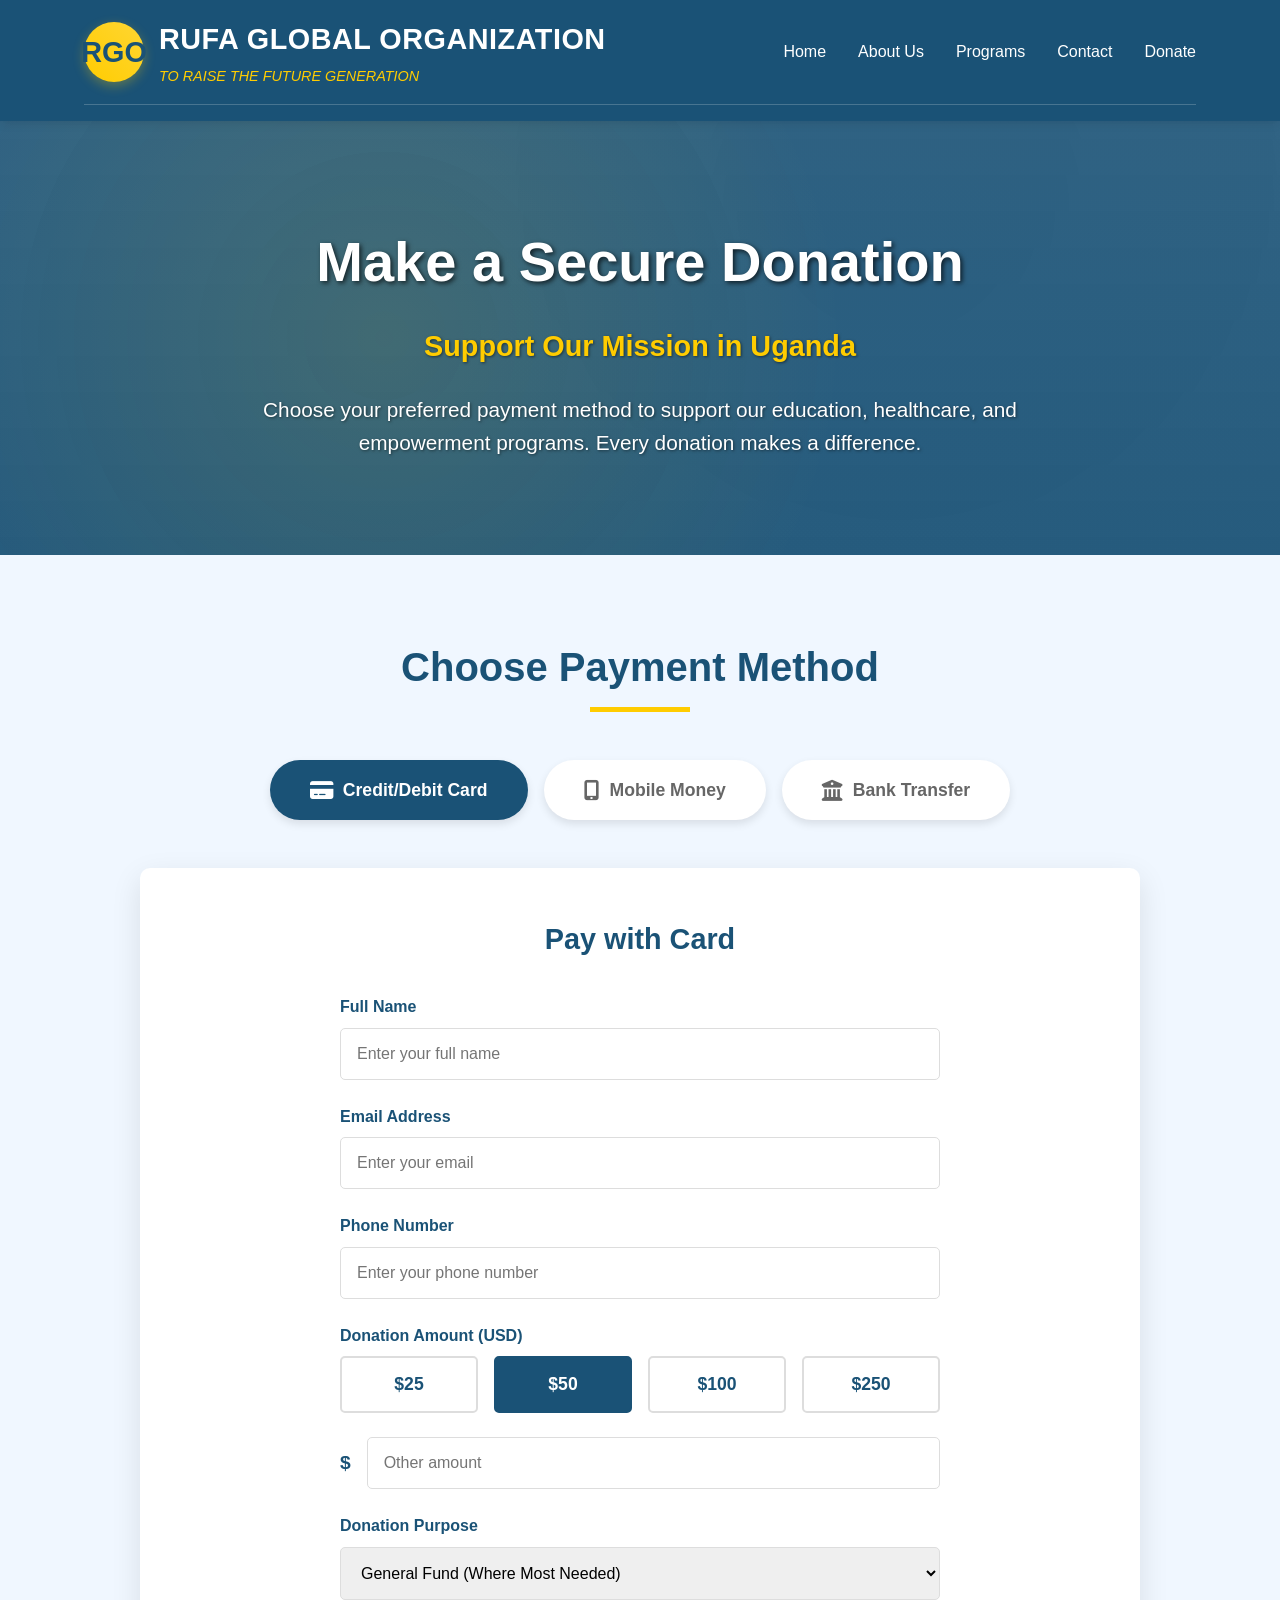
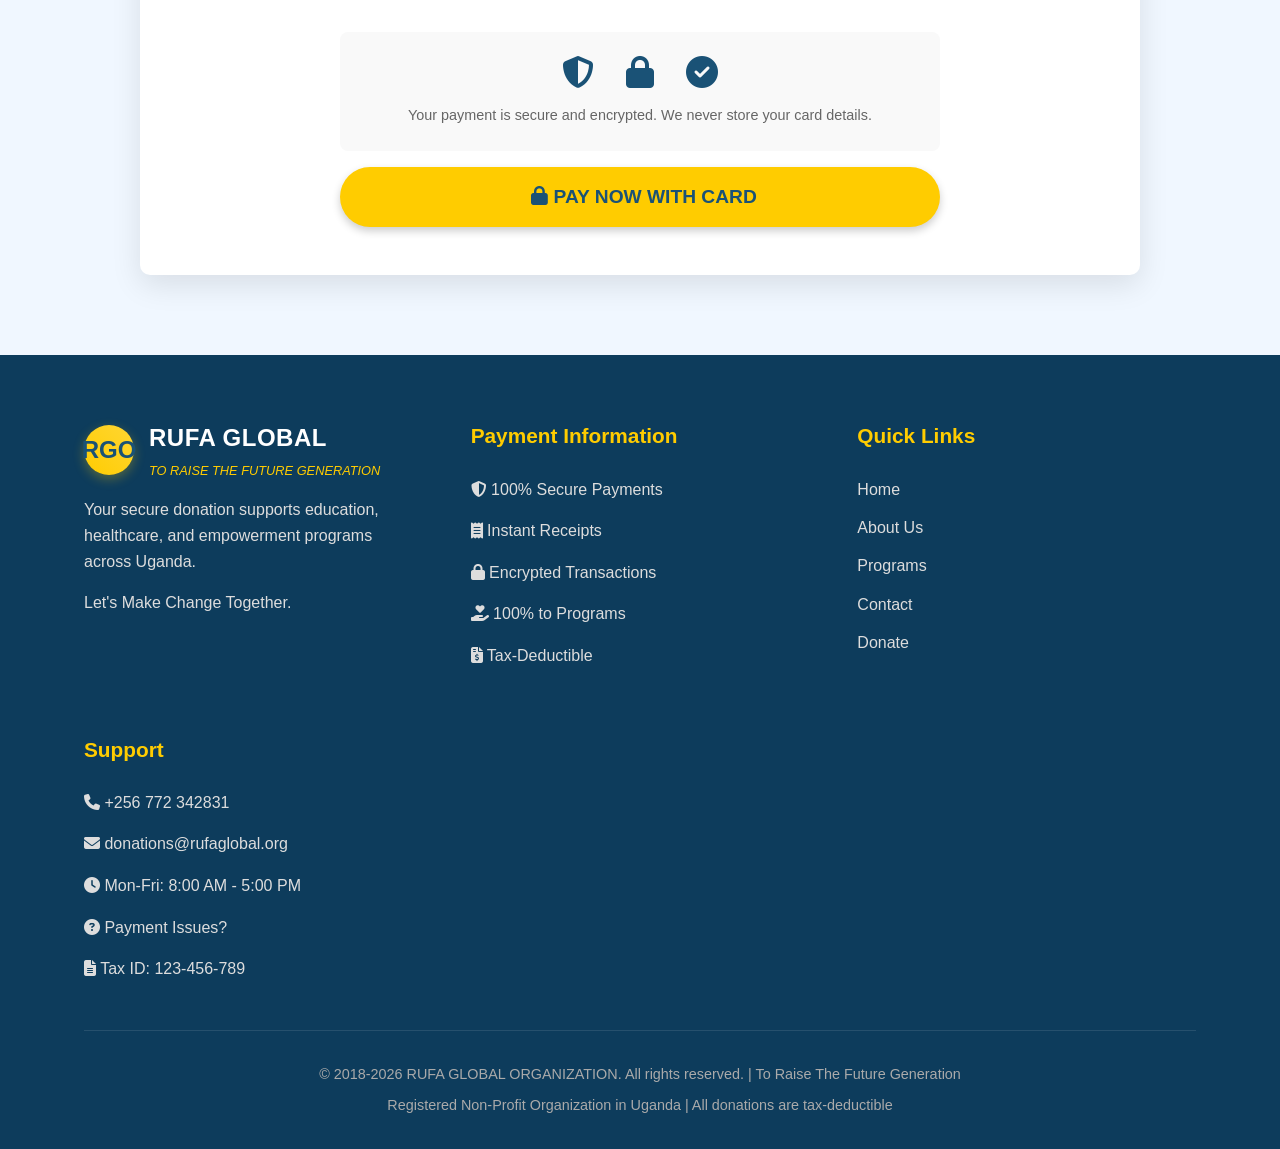
<file: 22.html>
<!DOCTYPE html>
<html lang="en">
<head>
    <meta charset="UTF-8">
    <meta name="viewport" content="width=device-width, initial-scale=1.0">
    <title>Donate Now - RUFA GLOBAL ORGANIZATION</title>
    <link rel="stylesheet" href="https://cdnjs.cloudflare.com/ajax/libs/font-awesome/6.4.0/css/all.min.css">
    <!-- Flutterwave Payment Integration -->
    <script src="https://checkout.flutterwave.com/v3.js"></script>
    <style>
        * {
            margin: 0;
            padding: 0;
            box-sizing: border-box;
            font-family: 'Segoe UI', Tahoma, Geneva, Verdana, sans-serif;
        }
        
        body {
            line-height: 1.6;
            color: #333;
            background-color: #f9f9f9;
            opacity: 0;
            animation: fadeIn 1s ease-in forwards;
        }

        @keyframes fadeIn {
            from { opacity: 0; }
            to { opacity: 1; }
        }
        
        /* Header & Navigation */
        header {
            background-color: #1a5276;
            color: white;
            padding: 1rem 0;
            position: sticky;
            top: 0;
            z-index: 1000;
            box-shadow: 0 2px 10px rgba(0,0,0,0.1);
            animation: slideDown 0.8s ease-out;
        }

        @keyframes slideDown {
            from { transform: translateY(-100%); opacity: 0; }
            to { transform: translateY(0); opacity: 1; }
        }
        
        .container {
            width: 90%;
            max-width: 1200px;
            margin: 0 auto;
            padding: 0 20px;
        }
        
        .header-top {
            display: flex;
            justify-content: space-between;
            align-items: center;
            padding-bottom: 1rem;
            border-bottom: 1px solid rgba(255,255,255,0.2);
        }
        
        .logo-container {
            display: flex;
            align-items: center;
            gap: 15px;
        }
        
        .logo-img {
            width: 60px;
            height: 60px;
            background: linear-gradient(45deg, #ffcc00, #ffd633);
            border-radius: 50%;
            display: flex;
            align-items: center;
            justify-content: center;
            font-size: 1.8rem;
            font-weight: bold;
            color: #1a5276;
            animation: pulse 2s infinite alternate;
            box-shadow: 0 4px 12px rgba(255, 204, 0, 0.3);
        }

        @keyframes pulse {
            0% { transform: scale(1); box-shadow: 0 4px 12px rgba(255, 204, 0, 0.3); }
            100% { transform: scale(1.05); box-shadow: 0 6px 18px rgba(255, 204, 0, 0.5); }
        }
        
        .logo-text {
            display: flex;
            flex-direction: column;
        }
        
        .logo {
            font-size: 1.8rem;
            font-weight: 700;
            letter-spacing: 0.5px;
        }
        
        .logo span {
            color: #ffcc00;
        }
        
        .org-tagline {
            font-size: 0.9rem;
            color: #ffcc00;
            font-style: italic;
            margin-top: 0.2rem;
        }
        
        nav ul {
            display: flex;
            list-style: none;
        }
        
        nav ul li {
            margin-left: 2rem;
            position: relative;
        }
        
        nav ul li a {
            color: white;
            text-decoration: none;
            font-weight: 500;
            transition: color 0.3s;
            padding: 5px 0;
        }
        
        nav ul li a:hover {
            color: #ffcc00;
        }

        nav ul li a::after {
            content: '';
            position: absolute;
            bottom: -5px;
            left: 0;
            width: 0;
            height: 2px;
            background-color: #ffcc00;
            transition: width 0.3s ease;
        }

        nav ul li a:hover::after {
            width: 100%;
        }
        
        /* Page Header */
        .page-header {
            background: linear-gradient(rgba(26, 82, 118, 0.9), rgba(26, 82, 118, 0.95)), url('https://images.unsplash.com/photo-1554224155-6726b3ff858f?ixlib=rb-4.0.3&ixid=M3wxMjA3fDB8MHxwaG90by1wYWdlfHx8fGVufDB8fHx8fA%3D%3D&auto=format&fit=crop&w=2011&q=80');
            background-size: cover;
            background-position: center;
            color: white;
            text-align: center;
            padding: 6rem 2rem;
            position: relative;
            overflow: hidden;
        }

        .page-header::before {
            content: '';
            position: absolute;
            top: 0;
            left: 0;
            width: 100%;
            height: 100%;
            background: radial-gradient(circle at 30% 50%, rgba(255, 204, 0, 0.1) 0%, transparent 50%),
                        radial-gradient(circle at 70% 20%, rgba(26, 82, 118, 0.1) 0%, transparent 50%);
            animation: float 20s infinite ease-in-out alternate;
        }

        @keyframes float {
            0% { transform: translate(0, 0) scale(1); }
            50% { transform: translate(-20px, 20px) scale(1.05); }
            100% { transform: translate(10px, -10px) scale(1); }
        }
        
        .page-title {
            font-size: 3.5rem;
            margin-bottom: 1rem;
            text-shadow: 2px 2px 5px rgba(0,0,0,0.7);
            animation: fadeInUp 1s ease-out 0.5s both;
        }

        @keyframes fadeInUp {
            from { opacity: 0; transform: translateY(30px); }
            to { opacity: 1; transform: translateY(0); }
        }
        
        .page-subtitle {
            font-size: 1.8rem;
            color: #ffcc00;
            font-weight: 600;
            margin-bottom: 1.5rem;
            text-shadow: 1px 1px 3px rgba(0,0,0,0.5);
            animation: fadeInUp 1s ease-out 0.7s both;
        }
        
        .page-description {
            font-size: 1.3rem;
            max-width: 800px;
            margin: 0 auto;
            text-shadow: 1px 1px 3px rgba(0,0,0,0.5);
            animation: fadeInUp 1s ease-out 0.9s both;
        }
        
        /* Section Styling */
        .section {
            padding: 5rem 0;
            opacity: 0;
            transform: translateY(20px);
            transition: opacity 0.8s, transform 0.8s;
        }

        .section.visible {
            opacity: 1;
            transform: translateY(0);
        }
        
        .section-title {
            text-align: center;
            font-size: 2.5rem;
            color: #1a5276;
            margin-bottom: 3rem;
            position: relative;
            opacity: 0;
            transform: translateY(20px);
            animation: fadeInUp 0.8s ease-out forwards;
        }

        .section-title.animate {
            animation-delay: 0.3s;
        }
        
        .section-title::after {
            content: '';
            display: block;
            width: 100px;
            height: 5px;
            background-color: #ffcc00;
            margin: 0.5rem auto 2rem;
            transform: scaleX(0);
            transform-origin: center;
            animation: expand 0.8s ease-out 0.5s forwards;
        }

        @keyframes expand {
            from { transform: scaleX(0); }
            to { transform: scaleX(1); }
        }
        
        /* Payment Methods Section */
        .payment-methods {
            background-color: #f0f7ff;
        }
        
        .methods-container {
            max-width: 1000px;
            margin: 0 auto;
        }
        
        .method-tabs {
            display: flex;
            flex-wrap: wrap;
            justify-content: center;
            gap: 1rem;
            margin-bottom: 3rem;
        }
        
        .method-tab {
            padding: 1.2rem 2.5rem;
            background-color: white;
            border: none;
            border-radius: 50px;
            font-size: 1.1rem;
            font-weight: 600;
            color: #666;
            cursor: pointer;
            transition: all 0.3s;
            box-shadow: 0 4px 8px rgba(0,0,0,0.1);
            display: flex;
            align-items: center;
            gap: 10px;
        }
        
        .method-tab:hover {
            transform: translateY(-3px);
            box-shadow: 0 6px 12px rgba(0,0,0,0.15);
        }
        
        .method-tab.active {
            background-color: #1a5276;
            color: white;
        }
        
        .method-tab i {
            font-size: 1.3rem;
        }
        
        .method-content {
            display: none;
            background-color: white;
            border-radius: 10px;
            padding: 3rem;
            box-shadow: 0 10px 30px rgba(0,0,0,0.1);
        }
        
        .method-content.active {
            display: block;
            animation: fadeIn 0.5s ease-out;
        }
        
        /* Card Payment Form */
        .card-payment-form {
            max-width: 600px;
            margin: 0 auto;
        }
        
        .form-title {
            color: #1a5276;
            margin-bottom: 2rem;
            font-size: 1.8rem;
            text-align: center;
        }
        
        .form-group {
            margin-bottom: 1.5rem;
        }
        
        .form-group label {
            display: block;
            margin-bottom: 0.5rem;
            color: #1a5276;
            font-weight: 600;
        }
        
        .form-control {
            width: 100%;
            padding: 1rem;
            border: 1px solid #ddd;
            border-radius: 5px;
            font-size: 1rem;
            transition: border-color 0.3s, box-shadow 0.3s;
        }
        
        .form-control:focus {
            outline: none;
            border-color: #1a5276;
            box-shadow: 0 0 0 2px rgba(26, 82, 118, 0.2);
        }
        
        .form-row {
            display: flex;
            gap: 1.5rem;
        }
        
        .form-row .form-group {
            flex: 1;
        }
        
        .amount-options {
            display: flex;
            flex-wrap: wrap;
            gap: 1rem;
            margin-bottom: 1.5rem;
        }
        
        .amount-option {
            flex: 1;
            min-width: 100px;
        }
        
        .amount-button {
            width: 100%;
            padding: 1rem;
            background-color: white;
            border: 2px solid #ddd;
            border-radius: 5px;
            font-size: 1.1rem;
            font-weight: 600;
            color: #1a5276;
            cursor: pointer;
            transition: all 0.3s;
        }
        
        .amount-button:hover {
            border-color: #1a5276;
        }
        
        .amount-button.selected {
            background-color: #1a5276;
            color: white;
            border-color: #1a5276;
        }
        
        .custom-amount {
            display: flex;
            align-items: center;
            gap: 1rem;
        }
        
        .currency-symbol {
            font-size: 1.2rem;
            font-weight: 600;
            color: #1a5276;
        }
        
        /* Mobile Money Form */
        .mobile-money-form {
            max-width: 500px;
            margin: 0 auto;
        }
        
        .provider-buttons {
            display: flex;
            gap: 1rem;
            margin-bottom: 2rem;
        }
        
        .provider-button {
            flex: 1;
            padding: 1.5rem;
            background-color: white;
            border: 2px solid #ddd;
            border-radius: 8px;
            cursor: pointer;
            transition: all 0.3s;
            text-align: center;
        }
        
        .provider-button:hover {
            transform: translateY(-3px);
            box-shadow: 0 5px 15px rgba(0,0,0,0.1);
        }
        
        .provider-button.selected {
            border-color: #ffcc00;
        }
        
        .mtn-button.selected {
            border-color: #ffcc00;
            background-color: rgba(255, 204, 0, 0.1);
        }
        
        .airtel-button.selected {
            border-color: #E20074;
            background-color: rgba(226, 0, 116, 0.1);
        }
        
        .provider-icon {
            font-size: 2.5rem;
            margin-bottom: 0.8rem;
        }
        
        .mtn-icon {
            color: #ffcc00;
        }
        
        .airtel-icon {
            color: #E20074;
        }
        
        .provider-button h4 {
            color: #1a5276;
            margin-bottom: 0.3rem;
        }
        
        /* Payment Security */
        .payment-security {
            text-align: center;
            margin-top: 2rem;
            padding: 1.5rem;
            background-color: #f9f9f9;
            border-radius: 8px;
        }
        
        .security-icons {
            display: flex;
            justify-content: center;
            gap: 2rem;
            margin-bottom: 1rem;
            flex-wrap: wrap;
        }
        
        .security-icon {
            font-size: 2rem;
            color: #1a5276;
        }
        
        .security-text {
            color: #666;
            font-size: 0.9rem;
        }
        
        /* CTA Button */
        .cta-button {
            display: inline-block;
            background-color: #ffcc00;
            color: #1a5276;
            padding: 1.2rem 2.5rem;
            border-radius: 50px;
            text-decoration: none;
            font-weight: 700;
            font-size: 1.2rem;
            transition: all 0.3s;
            box-shadow: 0 4px 8px rgba(0,0,0,0.2);
            position: relative;
            overflow: hidden;
            border: none;
            cursor: pointer;
            width: 100%;
            margin-top: 1rem;
        }

        .cta-button::before {
            content: '';
            position: absolute;
            top: 0;
            left: -100%;
            width: 100%;
            height: 100%;
            background: linear-gradient(90deg, transparent, rgba(255, 255, 255, 0.2), transparent);
            transition: left 0.5s;
        }

        .cta-button:hover::before {
            left: 100%;
        }
        
        .cta-button:hover {
            background-color: #ffd633;
            transform: translateY(-3px);
            box-shadow: 0 6px 12px rgba(0,0,0,0.3);
        }
        
        .cta-button i {
            margin-left: 0.5rem;
            transition: transform 0.3s;
        }

        .cta-button:hover i {
            transform: translateX(5px);
        }
        
        /* Bank Transfer Option */
        .bank-transfer-option {
            max-width: 800px;
            margin: 0 auto;
        }
        
        .bank-info-card {
            background-color: white;
            border-radius: 10px;
            padding: 2.5rem;
            box-shadow: 0 5px 15px rgba(0,0,0,0.05);
            margin-bottom: 2rem;
        }
        
        .bank-info-card h3 {
            color: #1a5276;
            margin-bottom: 1.5rem;
            font-size: 1.5rem;
            display: flex;
            align-items: center;
            gap: 10px;
        }
        
        .bank-details-grid {
            display: grid;
            grid-template-columns: repeat(auto-fit, minmax(250px, 1fr));
            gap: 1.5rem;
        }
        
        .bank-detail {
            margin-bottom: 1rem;
        }
        
        .bank-label {
            display: block;
            font-weight: 600;
            color: #1a5276;
            margin-bottom: 0.3rem;
            font-size: 0.9rem;
        }
        
        .bank-value {
            display: block;
            font-size: 1.1rem;
            color: #333;
            padding: 0.8rem;
            background-color: #f9f9f9;
            border-radius: 5px;
            font-family: 'Courier New', monospace;
        }
        
        /* Payment Status Modal */
        .payment-modal {
            display: none;
            position: fixed;
            top: 0;
            left: 0;
            width: 100%;
            height: 100%;
            background-color: rgba(0,0,0,0.7);
            z-index: 10000;
            align-items: center;
            justify-content: center;
        }
        
        .modal-content {
            background-color: white;
            padding: 3rem;
            border-radius: 10px;
            max-width: 500px;
            width: 90%;
            text-align: center;
            position: relative;
            animation: modalFadeIn 0.3s ease-out;
        }

        @keyframes modalFadeIn {
            from { opacity: 0; transform: translateY(-20px); }
            to { opacity: 1; transform: translateY(0); }
        }
        
        .modal-icon {
            font-size: 4rem;
            margin-bottom: 1.5rem;
        }
        
        .success-icon {
            color: #4CAF50;
        }
        
        .error-icon {
            color: #f44336;
        }
        
        .processing-icon {
            color: #ffcc00;
        }
        
        .modal-content h3 {
            color: #1a5276;
            margin-bottom: 1rem;
            font-size: 1.8rem;
        }
        
        .modal-content p {
            color: #666;
            margin-bottom: 2rem;
            line-height: 1.6;
        }
        
        .close-modal {
            position: absolute;
            top: 20px;
            right: 20px;
            background: none;
            border: none;
            font-size: 1.5rem;
            color: #666;
            cursor: pointer;
        }
        
        /* Footer */
        footer {
            background-color: #0d3c5c;
            color: white;
            padding: 4rem 0 2rem;
        }
        
        .footer-container {
            display: flex;
            flex-wrap: wrap;
            justify-content: space-between;
            gap: 3rem;
            margin-bottom: 2rem;
        }
        
        .footer-column {
            flex: 1;
            min-width: 250px;
        }
        
        .footer-column h4 {
            color: #ffcc00;
            margin-bottom: 1.5rem;
            font-size: 1.3rem;
        }
        
        .footer-column p {
            margin-bottom: 1rem;
            color: #ddd;
        }
        
        .footer-column a {
            color: #ddd;
            text-decoration: none;
            display: block;
            margin-bottom: 0.8rem;
            transition: color 0.3s;
        }
        
        .footer-column a:hover {
            color: #ffcc00;
        }
        
        .copyright {
            text-align: center;
            padding-top: 2rem;
            border-top: 1px solid rgba(255,255,255,0.1);
            color: #aaa;
            font-size: 0.9rem;
        }
        
        /* Responsive Design */
        @media (max-width: 992px) {
            .page-title {
                font-size: 2.8rem;
            }
            
            .section-title {
                font-size: 2rem;
            }
            
            .method-tabs {
                flex-direction: column;
                align-items: center;
            }
            
            .method-tab {
                width: 100%;
                max-width: 400px;
                justify-content: center;
            }
        }
        
        @media (max-width: 768px) {
            .header-top {
                flex-direction: column;
                text-align: center;
            }
            
            nav ul {
                margin-top: 1rem;
                justify-content: center;
                flex-wrap: wrap;
            }
            
            nav ul li {
                margin: 0.5rem 1rem;
            }
            
            .page-header {
                padding: 4rem 1rem;
            }
            
            .page-title {
                font-size: 2.2rem;
            }
            
            .page-subtitle {
                font-size: 1.4rem;
            }
            
            .section {
                padding: 3rem 0;
            }
            
            .method-content {
                padding: 2rem;
            }
            
            .form-row {
                flex-direction: column;
                gap: 0;
            }
            
            .provider-buttons {
                flex-direction: column;
            }
        }
        
        @media (max-width: 480px) {
            .page-title {
                font-size: 1.8rem;
            }
            
            .cta-button {
                padding: 1rem 2rem;
                font-size: 1rem;
            }
            
            .section-title {
                font-size: 1.8rem;
            }
            
            .method-content {
                padding: 1.5rem;
            }
        }
    </style>
</head>
<body>
    <!-- Header & Navigation -->
    <header>
        <div class="container">
            <div class="header-top">
                <div class="logo-container">
                    <div class="logo-img">RGO</div>
                    <div class="logo-text">
                        <div class="logo">RUFA GLOBAL ORGANIZATION</div>
                        <div class="org-tagline">TO RAISE THE FUTURE GENERATION</div>
                    </div>
                </div>
                <nav>
                    <ul>
                        <li><a href="index.html">Home</a></li>
                        <li><a href="about.html">About Us</a></li>
                        <li><a href="programs.html">Programs</a></li>
                        <li><a href="contact.html">Contact</a></li>
                        <li><a href="donation.html" class="active">Donate</a></li>
                    </ul>
                </nav>
            </div>
        </div>
    </header>

    <!-- Page Header -->
    <section class="page-header">
        <div class="container">
            <h1 class="page-title">Make a Secure Donation</h1>
            <div class="page-subtitle">Support Our Mission in Uganda</div>
            <p class="page-description">
                Choose your preferred payment method to support our education, healthcare, and empowerment programs. Every donation makes a difference.
            </p>
        </div>
    </section>

    <!-- Payment Methods Section -->
    <section class="section payment-methods">
        <div class="container">
            <h2 class="section-title animate">Choose Payment Method</h2>
            
            <div class="methods-container">
                <div class="method-tabs">
                    <button class="method-tab active" onclick="openMethod('card')">
                        <i class="fas fa-credit-card"></i> Credit/Debit Card
                    </button>
                    <button class="method-tab" onclick="openMethod('mobile')">
                        <i class="fas fa-mobile-alt"></i> Mobile Money
                    </button>
                    <button class="method-tab" onclick="openMethod('bank')">
                        <i class="fas fa-university"></i> Bank Transfer
                    </button>
                </div>
                
                <!-- Card Payment Method -->
                <div id="card" class="method-content active">
                    <div class="card-payment-form">
                        <h3 class="form-title">Pay with Card</h3>
                        
                        <form id="cardPaymentForm">
                            <div class="form-group">
                                <label for="fullName">Full Name</label>
                                <input type="text" id="fullName" class="form-control" placeholder="Enter your full name" required>
                            </div>
                            
                            <div class="form-group">
                                <label for="email">Email Address</label>
                                <input type="email" id="email" class="form-control" placeholder="Enter your email" required>
                            </div>
                            
                            <div class="form-group">
                                <label for="phone">Phone Number</label>
                                <input type="tel" id="phone" class="form-control" placeholder="Enter your phone number" required>
                            </div>
                            
                            <div class="form-group">
                                <label for="donationAmount">Donation Amount (USD)</label>
                                <div class="amount-options">
                                    <div class="amount-option">
                                        <button type="button" class="amount-button" data-amount="25" onclick="selectAmount(25)">$25</button>
                                    </div>
                                    <div class="amount-option">
                                        <button type="button" class="amount-button" data-amount="50" onclick="selectAmount(50)">$50</button>
                                    </div>
                                    <div class="amount-option">
                                        <button type="button" class="amount-button" data-amount="100" onclick="selectAmount(100)">$100</button>
                                    </div>
                                    <div class="amount-option">
                                        <button type="button" class="amount-button" data-amount="250" onclick="selectAmount(250)">$250</button>
                                    </div>
                                </div>
                                
                                <div class="custom-amount">
                                    <span class="currency-symbol">$</span>
                                    <input type="number" id="customAmount" class="form-control" placeholder="Other amount" min="1" oninput="selectCustomAmount()">
                                </div>
                            </div>
                            
                            <div class="form-group">
                                <label for="donationType">Donation Purpose</label>
                                <select id="donationType" class="form-control">
                                    <option value="general">General Fund (Where Most Needed)</option>
                                    <option value="education">Education Program</option>
                                    <option value="healthcare">Healthcare Program</option>
                                    <option value="women">Women Empowerment</option>
                                </select>
                            </div>
                            
                            <div class="payment-security">
                                <div class="security-icons">
                                    <i class="fas fa-shield-alt security-icon"></i>
                                    <i class="fas fa-lock security-icon"></i>
                                    <i class="fas fa-check-circle security-icon"></i>
                                </div>
                                <p class="security-text">Your payment is secure and encrypted. We never store your card details.</p>
                            </div>
                            
                            <button type="button" class="cta-button" onclick="processCardPayment()">
                                <i class="fas fa-lock"></i> PAY NOW WITH CARD
                            </button>
                        </form>
                    </div>
                </div>
                
                <!-- Mobile Money Method -->
                <div id="mobile" class="method-content">
                    <div class="mobile-money-form">
                        <h3 class="form-title">Pay with Mobile Money</h3>
                        
                        <div class="provider-buttons">
                            <div class="provider-button mtn-button" onclick="selectProvider('mtn')">
                                <div class="provider-icon mtn-icon">
                                    <i class="fas fa-sim-card"></i>
                                </div>
                                <h4>MTN Mobile Money</h4>
                                <p>Uganda, Rwanda, Ghana</p>
                            </div>
                            
                            <div class="provider-button airtel-button selected" onclick="selectProvider('airtel')">
                                <div class="provider-icon airtel-icon">
                                    <i class="fas fa-sim-card"></i>
                                </div>
                                <h4>Airtel Money</h4>
                                <p>Uganda, Kenya, Tanzania</p>
                            </div>
                        </div>
                        
                        <form id="mobilePaymentForm">
                            <div class="form-group">
                                <label for="mobileNumber">Your Mobile Number</label>
                                <input type="tel" id="mobileNumber" class="form-control" placeholder="+256 XXX XXX XXX" required>
                            </div>
                            
                            <div class="form-group">
                                <label for="mobileAmount">Donation Amount (UGX)</label>
                                <div class="amount-options">
                                    <div class="amount-option">
                                        <button type="button" class="amount-button" data-amount="10000" onclick="selectMobileAmount(10000)">10,000 UGX</button>
                                    </div>
                                    <div class="amount-option">
                                        <button type="button" class="amount-button" data-amount="25000" onclick="selectMobileAmount(25000)">25,000 UGX</button>
                                    </div>
                                    <div class="amount-option">
                                        <button type="button" class="amount-button" data-amount="50000" onclick="selectMobileAmount(50000)">50,000 UGX</button>
                                    </div>
                                    <div class="amount-option">
                                        <button type="button" class="amount-button" data-amount="100000" onclick="selectMobileAmount(100000)">100,000 UGX</button>
                                    </div>
                                </div>
                                
                                <div class="custom-amount">
                                    <span class="currency-symbol">UGX</span>
                                    <input type="number" id="mobileCustomAmount" class="form-control" placeholder="Other amount" min="1000" oninput="selectMobileCustomAmount()">
                                </div>
                            </div>
                            
                            <div class="form-group">
                                <label for="mobileEmail">Email Address (Optional)</label>
                                <input type="email" id="mobileEmail" class="form-control" placeholder="For receipt">
                            </div>
                            
                            <div class="payment-security">
                                <p class="security-text">You will receive a payment prompt on your phone to complete the transaction.</p>
                            </div>
                            
                            <button type="button" class="cta-button" onclick="processMobilePayment()">
                                <i class="fas fa-mobile-alt"></i> PAY WITH MOBILE MONEY
                            </button>
                        </form>
                    </div>
                </div>
                
                <!-- Bank Transfer Method -->
                <div id="bank" class="method-content">
                    <div class="bank-transfer-option">
                        <h3 class="form-title">Direct Bank Transfer</h3>
                        
                        <div class="bank-info-card">
                            <h3><i class="fas fa-university"></i> Bank Account Details</h3>
                            <div class="bank-details-grid">
                                <div class="bank-detail">
                                    <span class="bank-label">Bank Name</span>
                                    <span class="bank-value">Stanbic Bank Uganda Limited</span>
                                </div>
                                
                                <div class="bank-detail">
                                    <span class="bank-label">Account Name</span>
                                    <span class="bank-value">RUFA GLOBAL ORGANIZATION</span>
                                </div>
                                
                                <div class="bank-detail">
                                    <span class="bank-label">Account Number (USD)</span>
                                    <span class="bank-value">903000598757</span>
                                </div>
                                
                                <div class="bank-detail">
                                    <span class="bank-label">Account Number (UGX)</span>
                                    <span class="bank-value">903000598756</span>
                                </div>
                                
                                <div class="bank-detail">
                                    <span class="bank-label">Swift Code</span>
                                    <span class="bank-value">SBICUGKX</span>
                                </div>
                                
                                <div class="bank-detail">
                                    <span class="bank-label">Branch</span>
                                    <span class="bank-value">Kampala Road Branch</span>
                                </div>
                            </div>
                        </div>
                        
                        <div style="text-align: center;">
                            <p style="color: #666; margin-bottom: 1.5rem;">After making your bank transfer, please notify us so we can send you a receipt.</p>
                            <button class="cta-button" onclick="openMethod('card')" style="max-width: 300px; margin: 0 auto;">
                                <i class="fas fa-credit-card"></i> OR PAY WITH CARD INSTEAD
                            </button>
                        </div>
                    </div>
                </div>
            </div>
        </div>
    </section>

    <!-- Payment Status Modal -->
    <div id="paymentModal" class="payment-modal">
        <div class="modal-content">
            <button class="close-modal" onclick="closePaymentModal()">×</button>
            
            <div id="modalIcon" class="modal-icon processing-icon">
                <i class="fas fa-spinner fa-spin"></i>
            </div>
            
            <h3 id="modalTitle">Processing Payment</h3>
            <p id="modalMessage">Please wait while we process your donation...</p>
            
            <div id="modalActions" style="display: none;">
                <button class="cta-button" onclick="closePaymentModal()" style="max-width: 200px; margin: 0 auto;">
                    <i class="fas fa-check"></i> CONTINUE
                </button>
            </div>
        </div>
    </div>

    <!-- Footer -->
    <footer>
        <div class="container">
            <div class="footer-container">
                <div class="footer-column">
                    <div class="logo-container" style="margin-bottom: 1rem;">
                        <div class="logo-img" style="width: 50px; height: 50px; font-size: 1.5rem;">RGO</div>
                        <div class="logo-text">
                            <div class="logo" style="font-size: 1.5rem;">RUFA GLOBAL</div>
                            <div class="org-tagline" style="font-size: 0.8rem;">TO RAISE THE FUTURE GENERATION</div>
                        </div>
                    </div>
                    <p>Your secure donation supports education, healthcare, and empowerment programs across Uganda.</p>
                    <p>Let's Make Change Together.</p>
                </div>
                
                <div class="footer-column">
                    <h4>Payment Information</h4>
                    <p><i class="fas fa-shield-alt"></i> 100% Secure Payments</p>
                    <p><i class="fas fa-receipt"></i> Instant Receipts</p>
                    <p><i class="fas fa-lock"></i> Encrypted Transactions</p>
                    <p><i class="fas fa-hand-holding-heart"></i> 100% to Programs</p>
                    <p><i class="fas fa-file-invoice-dollar"></i> Tax-Deductible</p>
                </div>
                
                <div class="footer-column">
                    <h4>Quick Links</h4>
                    <a href="index.html">Home</a>
                    <a href="about.html">About Us</a>
                    <a href="programs.html">Programs</a>
                    <a href="contact.html">Contact</a>
                    <a href="donation.html">Donate</a>
                </div>
                
                <div class="footer-column">
                    <h4>Support</h4>
                    <p><i class="fas fa-phone"></i> +256 772 342831</p>
                    <p><i class="fas fa-envelope"></i> donations@rufaglobal.org</p>
                    <p><i class="fas fa-clock"></i> Mon-Fri: 8:00 AM - 5:00 PM</p>
                    <p><i class="fas fa-question-circle"></i> Payment Issues?</p>
                    <p><i class="fas fa-file-alt"></i> Tax ID: 123-456-789</p>
                </div>
            </div>
            
            <div class="copyright">
                <p>&copy; 2018-<span id="currentYear"></span> RUFA GLOBAL ORGANIZATION. All rights reserved. | To Raise The Future Generation</p>
                <p style="margin-top: 0.5rem;">Registered Non-Profit Organization in Uganda | All donations are tax-deductible</p>
            </div>
        </div>
    </footer>

    <script>
        // Display current year
        document.getElementById('currentYear').textContent = new Date().getFullYear();
        
        // Global variables
        let selectedAmount = 0;
        let selectedMobileAmount = 0;
        let selectedProvider = 'airtel';
        
        // Payment method tabs
        function openMethod(method) {
            // Hide all method contents
            document.querySelectorAll('.method-content').forEach(content => {
                content.classList.remove('active');
            });
            
            // Remove active class from all method tabs
            document.querySelectorAll('.method-tab').forEach(tab => {
                tab.classList.remove('active');
            });
            
            // Show the selected method content
            document.getElementById(method).classList.add('active');
            
            // Activate the clicked tab
            event.currentTarget.classList.add('active');
        }
        
        // Select amount for card payment
        function selectAmount(amount) {
            selectedAmount = amount;
            
            // Update buttons
            document.querySelectorAll('#cardPaymentForm .amount-button').forEach(button => {
                button.classList.remove('selected');
                if (parseInt(button.getAttribute('data-amount')) === amount) {
                    button.classList.add('selected');
                }
            });
            
            // Clear custom amount
            document.getElementById('customAmount').value = '';
        }
        
        // Select custom amount for card
        function selectCustomAmount() {
            const customAmount = document.getElementById('customAmount').value;
            if (customAmount) {
                selectedAmount = parseInt(customAmount);
                
                // Clear selected buttons
                document.querySelectorAll('#cardPaymentForm .amount-button').forEach(button => {
                    button.classList.remove('selected');
                });
            }
        }
        
        // Select mobile money provider
        function selectProvider(provider) {
            selectedProvider = provider;
            
            // Update provider buttons
            document.querySelectorAll('.provider-button').forEach(button => {
                button.classList.remove('selected');
            });
            
            if (provider === 'mtn') {
                document.querySelector('.mtn-button').classList.add('selected');
            } else {
                document.querySelector('.airtel-button').classList.add('selected');
            }
        }
        
        // Select amount for mobile money
        function selectMobileAmount(amount) {
            selectedMobileAmount = amount;
            
            // Update buttons
            document.querySelectorAll('#mobilePaymentForm .amount-button').forEach(button => {
                button.classList.remove('selected');
                if (parseInt(button.getAttribute('data-amount')) === amount) {
                    button.classList.add('selected');
                }
            });
            
            // Clear custom amount
            document.getElementById('mobileCustomAmount').value = '';
        }
        
        // Select custom amount for mobile
        function selectMobileCustomAmount() {
            const customAmount = document.getElementById('mobileCustomAmount').value;
            if (customAmount) {
                selectedMobileAmount = parseInt(customAmount);
                
                // Clear selected buttons
                document.querySelectorAll('#mobilePaymentForm .amount-button').forEach(button => {
                    button.classList.remove('selected');
                });
            }
        }
        
        // Show payment modal
        function showPaymentModal(title, message, type = 'processing') {
            const modal = document.getElementById('paymentModal');
            const modalIcon = document.getElementById('modalIcon');
            const modalTitle = document.getElementById('modalTitle');
            const modalMessage = document.getElementById('modalMessage');
            const modalActions = document.getElementById('modalActions');
            
            // Set content based on type
            modalTitle.textContent = title;
            modalMessage.textContent = message;
            
            // Set icon based on type
            modalIcon.className = 'modal-icon';
            if (type === 'success') {
                modalIcon.classList.add('success-icon');
                modalIcon.innerHTML = '<i class="fas fa-check-circle"></i>';
                modalActions.style.display = 'block';
            } else if (type === 'error') {
                modalIcon.classList.add('error-icon');
                modalIcon.innerHTML = '<i class="fas fa-times-circle"></i>';
                modalActions.style.display = 'block';
            } else {
                modalIcon.classList.add('processing-icon');
                modalIcon.innerHTML = '<i class="fas fa-spinner fa-spin"></i>';
                modalActions.style.display = 'none';
            }
            
            // Show modal
            modal.style.display = 'flex';
        }
        
        // Close payment modal
        function closePaymentModal() {
            document.getElementById('paymentModal').style.display = 'none';
        }
        
        // Process card payment using Flutterwave
        function processCardPayment() {
            // Get form values
            const name = document.getElementById('fullName').value;
            const email = document.getElementById('email').value;
            const phone = document.getElementById('phone').value;
            const amount = selectedAmount || document.getElementById('customAmount').value;
            const donationType = document.getElementById('donationType').value;
            
            // Validation
            if (!name || !email || !phone || !amount) {
                alert('Please fill in all required fields.');
                return;
            }
            
            if (!selectedAmount && (!document.getElementById('customAmount').value || document.getElementById('customAmount').value < 1)) {
                alert('Please select or enter a donation amount.');
                return;
            }
            
            // Show processing modal
            showPaymentModal('Processing Payment', 'Redirecting to secure payment gateway...');
            
            // Generate unique transaction reference
            const txRef = 'RGO-' + Date.now() + '-' + Math.floor(Math.random() * 1000);
            
            // Flutterwave payment configuration
            const paymentData = {
                public_key: 'FLWPUBK_TEST-YOUR-PUBLIC-KEY-HERE', // Replace with your Flutterwave public key
                tx_ref: txRef,
                amount: amount,
                currency: 'USD',
                payment_options: 'card, banktransfer, ussd',
                redirect_url: 'https://yourwebsite.com/payment-success.html', // Replace with your success page
                customer: {
                    email: email,
                    phone_number: phone,
                    name: name
                },
                customizations: {
                    title: 'RUFA Global Organization',
                    description: `Donation to ${donationType} program`,
                    logo: 'https://yourwebsite.com/logo.png' // Replace with your logo
                },
                meta: {
                    donation_type: donationType,
                    organization: 'RUFA Global'
                }
            };
            
            // Initialize Flutterwave payment
            FlutterwaveCheckout(paymentData);
        }
        
        // Process mobile money payment
        function processMobilePayment() {
            // Get form values
            const mobileNumber = document.getElementById('mobileNumber').value;
            const amount = selectedMobileAmount || document.getElementById('mobileCustomAmount').value;
            const email = document.getElementById('mobileEmail').value;
            
            // Validation
            if (!mobileNumber || !amount) {
                alert('Please enter your mobile number and donation amount.');
                return;
            }
            
            if (!selectedMobileAmount && (!document.getElementById('mobileCustomAmount').value || document.getElementById('mobileCustomAmount').value < 1000)) {
                alert('Please enter a donation amount (minimum 1,000 UGX).');
                return;
            }
            
            // Show processing modal
            showPaymentModal('Processing Mobile Money', 'Initiating mobile money payment...');
            
            // Generate unique transaction reference
            const txRef = 'RGO-MOBILE-' + Date.now();
            
            // Prepare mobile money payment data
            const paymentData = {
                tx_ref: txRef,
                amount: amount,
                currency: 'UGX',
                country: 'UG',
                email: email || 'donor@rufaglobal.org',
                phone_number: mobileNumber.replace('+', ''),
                network: selectedProvider === 'mtn' ? 'MTN' : 'AIRTEL',
                fullname: 'RUFA Global Donor',
                redirect_url: 'https://yourwebsite.com/payment-success.html',
                meta: {
                    donation_type: 'mobile_money',
                    provider: selectedProvider
                }
            };
            
            // Simulate mobile money payment (in production, use Flutterwave mobile money API)
            setTimeout(() => {
                // Show success message
                showPaymentModal(
                    'Payment Request Sent!',
                    `A payment request has been sent to ${mobileNumber}. Please check your phone and approve the payment to complete your donation.`,
                    'success'
                );
                
                // In production, you would:
                // 1. Call Flutterwave mobile money API
                // 2. Handle webhook for payment confirmation
                // 3. Send receipt via email
            }, 2000);
        }
        
        // Simulate webhook response (for demo purposes)
        function simulateWebhookSuccess() {
            showPaymentModal(
                'Donation Successful!',
                'Thank you for your donation! A receipt has been sent to your email. Your support helps transform lives in Uganda.',
                'success'
            );
        }
        
        // Simulate webhook failure (for demo purposes)
        function simulateWebhookFailure() {
            showPaymentModal(
                'Payment Failed',
                'There was an issue processing your payment. Please try again or contact support if the problem persists.',
                'error'
            );
        }
        
        // Form validation for mobile number
        document.getElementById('mobileNumber').addEventListener('input', function(e) {
            let value = e.target.value.replace(/\D/g, '');
            
            // Add country code if not present
            if (!value.startsWith('256')) {
                value = '256' + value;
            }
            
            // Format as +256 XXX XXX XXX
            if (value.length > 3) {
                value = '+' + value.substring(0, 3) + ' ' + value.substring(3, 6) + ' ' + value.substring(6, 9) + ' ' + value.substring(9, 12);
            }
            
            e.target.value = value.substring(0, 15);
        });
        
        // Form validation for card amount
        document.getElementById('customAmount').addEventListener('input', function(e) {
            if (e.target.value < 1) {
                e.target.value = 1;
            }
        });
        
        // Form validation for mobile amount
        document.getElementById('mobileCustomAmount').addEventListener('input', function(e) {
            if (e.target.value < 1000) {
                e.target.value = 1000;
            }
        });
        
        // Initialize with default values
        selectAmount(50); // Default card amount
        selectMobileAmount(25000); // Default mobile amount
        selectProvider('airtel'); // Default provider
        
        // Intersection Observer for animations
        const observerOptions = {
            threshold: 0.1,
            rootMargin: '0px 0px -50px 0px'
        };
        
        const observer = new IntersectionObserver((entries) => {
            entries.forEach(entry => {
                if (entry.isIntersecting) {
                    entry.target.classList.add('visible');
                }
            });
        }, observerOptions);
        
        // Observe sections for animation
        document.querySelectorAll('.section').forEach(section => {
            observer.observe(section);
        });
        
        // Close modal when clicking outside
        document.getElementById('paymentModal').addEventListener('click', function(e) {
            if (e.target === this) {
                closePaymentModal();
            }
        });
        
        // Close modal with Escape key
        document.addEventListener('keydown', function(e) {
            if (e.key === 'Escape') {
                closePaymentModal();
            }
        });
        
        // Demo payment simulation
        function simulatePayment() {
            showPaymentModal('Processing Payment', 'Connecting to payment gateway...');
            
            setTimeout(() => {
                simulateWebhookSuccess();
            }, 3000);
        }
        
        // Demo data for testing
        function fillDemoData() {
            document.getElementById('fullName').value = 'John Doe';
            document.getElementById('email').value = 'john@example.com';
            document.getElementById('phone').value = '+256 712 345 678';
            selectAmount(100);
            
            document.getElementById('mobileNumber').value = '+256 712 345 678';
            document.getElementById('mobileEmail').value = 'john@example.com';
            selectMobileAmount(50000);
        }
        
        // Uncomment for testing
        // fillDemoData();
    </script>
</body>
</html>
</file>
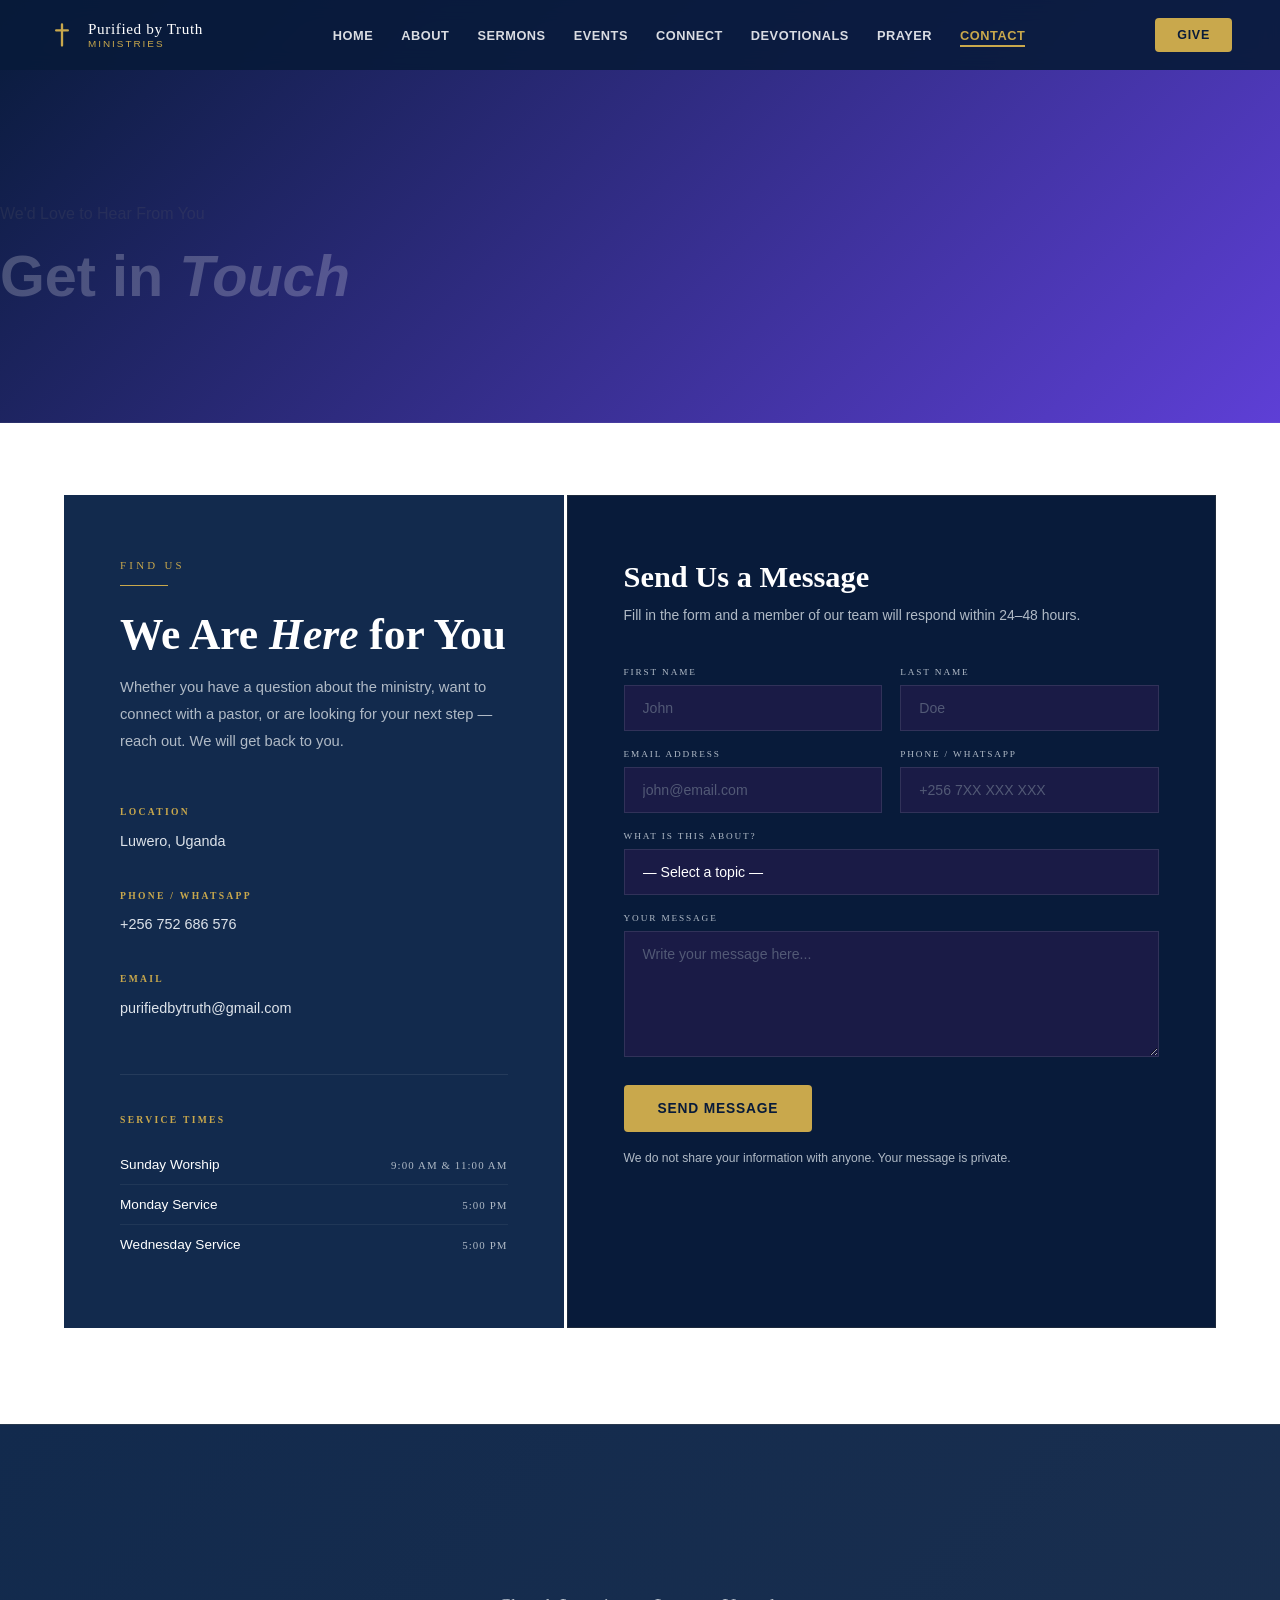
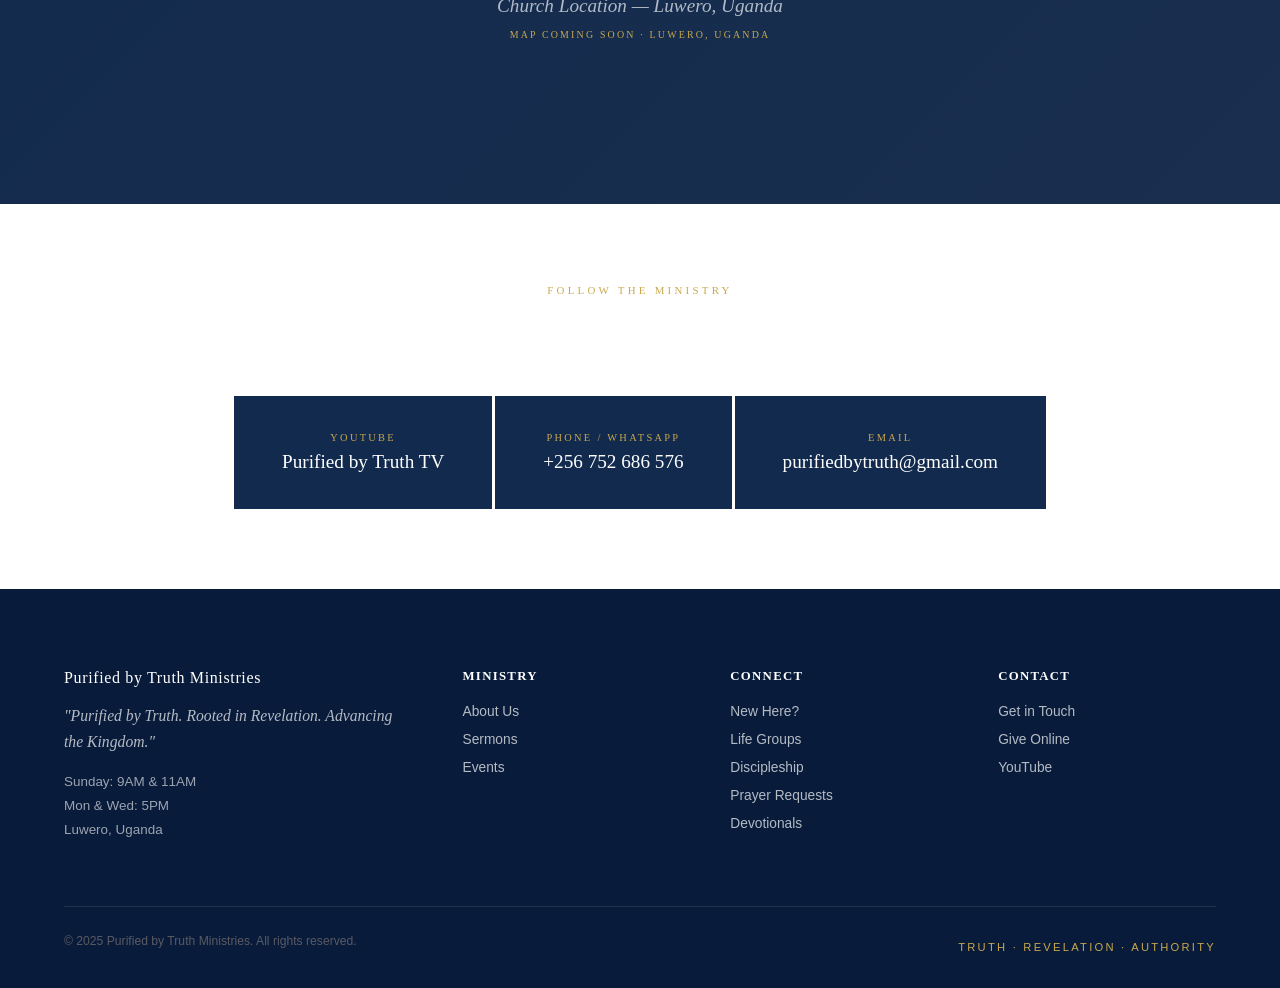
<file: contact.html>
<!DOCTYPE html>
<html lang="en">
<head>
  <meta charset="UTF-8"/>
  <meta name="viewport" content="width=device-width, initial-scale=1.0"/>
  <title>Contact — Purified by Truth Ministries</title>
  <link rel="stylesheet" href="css/main.css"/>
  <style>

    .contact-body { padding: 72px 64px 96px; }

    /* MAIN LAYOUT */
    .contact-layout {
      display: grid;
      grid-template-columns: 1fr 1.3fr;
      gap: 3px;
    }

    /* INFO SIDE */
    .contact-info {
      background: var(--sapph);
      padding: 64px 56px;
    }

    .contact-info .heading { margin-bottom: 14px; }

    .contact-info > p {
      font-size: 0.92rem;
      color: #B0BAC6;
      line-height: 1.85;
      margin-bottom: 52px;
    }

    .info-block { margin-bottom: 36px; }

    .info-block h4 {
      font-family: 'Cinzel', serif;
      font-size: 0.6rem;
      letter-spacing: 0.24em;
      color: var(--gold);
      text-transform: uppercase;
      margin-bottom: 10px;
    }

    .info-block p, .info-block a {
      font-size: 0.9rem;
      color: #DDE3EA;
      line-height: 1.85;
      text-decoration: none;
      display: block;
    }

    .info-block a:hover { color: var(--gold); }

    .service-times {
      margin-top: 52px;
      border-top: 1px solid rgba(255,255,255,0.08);
      padding-top: 40px;
    }

    .service-times h4 {
      font-family: 'Cinzel', serif;
      font-size: 0.6rem;
      letter-spacing: 0.24em;
      color: var(--gold);
      text-transform: uppercase;
      margin-bottom: 20px;
    }

    .service-row {
      display: flex;
      justify-content: space-between;
      align-items: baseline;
      padding: 12px 0;
      border-bottom: 1px solid rgba(255,255,255,0.06);
    }

    .service-row:last-child { border-bottom: none; }

    .sr-day {
      font-size: 0.85rem;
      color: var(--white);
      font-weight: 500;
    }

    .sr-time {
      font-family: 'Cinzel', serif;
      font-size: 0.68rem;
      letter-spacing: 0.1em;
      color: #B0BAC6;
    }

    /* FORM SIDE */
    .contact-form-wrap {
      background: var(--navy);
      padding: 64px 56px;
      border: 1px solid rgba(201,168,76,0.1);
    }

    .form-title {
      font-family: 'Cormorant Garamond', serif;
      font-size: 1.9rem;
      font-weight: 700;
      color: var(--white);
      margin-bottom: 10px;
    }

    .form-sub {
      font-size: 0.87rem;
      color: #B0BAC6;
      margin-bottom: 40px;
      line-height: 1.7;
    }

    .form-row {
      display: grid;
      grid-template-columns: 1fr 1fr;
      gap: 18px;
      margin-bottom: 18px;
    }

    .form-group { display: flex; flex-direction: column; gap: 8px; }

    .form-group.full { grid-column: 1 / -1; }

    .form-group label {
      font-family: 'Cinzel', serif;
      font-size: 0.58rem;
      letter-spacing: 0.2em;
      color: #B0BAC6;
      text-transform: uppercase;
    }

    .form-group input,
    .form-group select,
    .form-group textarea {
      background: rgba(61,27,92,0.35);
      border: 1px solid rgba(255,255,255,0.1);
      color: var(--white);
      font-family: 'Inter', sans-serif;
      font-size: 0.88rem;
      padding: 14px 18px;
      outline: none;
      transition: border-color 0.25s;
      width: 100%;
      resize: vertical;
    }

    .form-group input::placeholder,
    .form-group textarea::placeholder {
      color: rgba(138,151,166,0.5);
    }

    .form-group input:focus,
    .form-group select:focus,
    .form-group textarea:focus {
      border-color: var(--gold);
    }

    .form-group select {
      appearance: none;
      cursor: pointer;
    }

    .form-group select option {
      background: var(--navy2);
      color: var(--white);
    }

    .form-submit {
      margin-top: 28px;
    }

    .form-note {
      font-size: 0.76rem;
      color: #B0BAC6;
      margin-top: 16px;
      line-height: 1.7;
    }

    /* MAP placeholder */
    .map-section { background: var(--sapph); }

    .map-placeholder {
      width: 100%;
      height: 380px;
      background: linear-gradient(135deg, var(--sapph) 0%, var(--navy2) 100%);
      display: flex;
      flex-direction: column;
      align-items: center;
      justify-content: center;
      border-top: 1px solid rgba(201,168,76,0.1);
    }

    .map-placeholder p {
      font-family: 'Cormorant Garamond', serif;
      font-size: 1.2rem;
      font-style: italic;
      color: #B0BAC6;
      margin-bottom: 6px;
    }

    .map-placeholder span {
      font-family: 'Cinzel', serif;
      font-size: 0.62rem;
      letter-spacing: 0.22em;
      color: var(--gold);
      text-transform: uppercase;
    }

    /* SOCIAL */
    .social-section {
      padding: 80px 64px;
      text-align: center;
    }

    .social-links {
      display: flex;
      justify-content: center;
      gap: 3px;
      margin-top: 48px;
      flex-wrap: wrap;
    }

    .social-card {
      background: var(--sapph);
      padding: 36px 48px;
      min-width: 200px;
      transition: background 0.3s;
      text-decoration: none;
    }

    .social-card:hover { background: #5A2A8C; }

    .social-platform {
      font-family: 'Cinzel', serif;
      font-size: 0.65rem;
      letter-spacing: 0.22em;
      color: var(--gold);
      text-transform: uppercase;
      margin-bottom: 8px;
    }

    .social-handle {
      font-family: 'Cormorant Garamond', serif;
      font-size: 1.2rem;
      color: var(--white);
    }

    @media (max-width: 900px) {
      .contact-body { padding: 48px 24px 72px; }
      .contact-layout { grid-template-columns: 1fr; }
      .contact-info, .contact-form-wrap { padding: 44px 24px; }
      .form-row { grid-template-columns: 1fr; }
      .social-section { padding: 64px 24px; }
      .social-card { min-width: 160px; padding: 28px 32px; }
    }
  </style>
</head>
<body>

<nav>
  <a href="index.html" class="nav-brand">
    <span class="nav-brand-icon">
      <svg viewBox="0 0 24 24" fill="none" stroke="#C9A84C" stroke-width="2" stroke-linecap="round">
        <path d="M12 3v18M7 8h10"/>
      </svg>
    </span>
    <span class="nav-brand-text">
      <span class="nav-brand-name">Purified by Truth</span>
      <span class="nav-brand-sub">Ministries</span>
    </span>
  </a>
  <ul class="nav-links">
    <li><a href="index.html">Home</a></li>
    <li><a href="about.html">About</a></li>
    <li><a href="sermons.html">Sermons</a></li>
    <li><a href="events.html">Events</a></li>
    <li><a href="connect.html">Connect</a></li>
    <li><a href="blog.html">Devotionals</a></li>
    <li><a href="prayer.html">Prayer</a></li>
    <li><a href="contact.html" class="active">Contact</a></li>
  </ul>
  <a href="give.html" class="nav-give">Give</a>
  <button class="hamburger" id="hamburger"><span></span><span></span><span></span></button>
</nav>

<div class="mobile-menu" id="mobileMenu">
  <button class="mobile-close" id="mobileClose">&times;</button>
  <a href="index.html">Home</a>
  <a href="about.html">About</a>
  <a href="sermons.html">Sermons</a>
  <a href="events.html">Events</a>
  <a href="connect.html">Connect</a>
  <a href="blog.html">Devotionals</a>
  <a href="prayer.html">Prayer</a>
  <a href="give.html">Give</a>
  <a href="contact.html">Contact</a>
</div>

<div class="page-hero">
  <div class="page-hero-bg" style="background-image:url('https://images.unsplash.com/photo-1477959858617-67f85cf4f1df?w=1600&q=80')"></div>
  <div class="page-hero-gradient"></div>
  <div class="page-hero-content">
    <p class="page-eyebrow">We'd Love to Hear From You</p>
    <h1 class="page-title">Get in <em>Touch</em></h1>
  </div>
</div>

<div class="contact-body">
  <div class="contact-layout">

    <!-- INFO -->
    <div class="contact-info" data-reveal>
      <div class="label">Find Us</div>
      <div class="gold-line"></div>
      <h2 class="heading">We Are <em>Here</em> for You</h2>
      <p>Whether you have a question about the ministry, want to connect with a pastor, or are looking for your next step — reach out. We will get back to you.</p>

      <div class="info-block">
        <h4>Location</h4>
        <p>Luwero, Uganda</p>
      </div>

      <div class="info-block">
        <h4>Phone / WhatsApp</h4>
        <a href="tel:+256752686576">+256 752 686 576</a>
      </div>

      <div class="info-block">
        <h4>Email</h4>
        <a href="mailto:purifiedbytruth@gmail.com">purifiedbytruth@gmail.com</a>
      </div>

      <div class="service-times">
        <h4>Service Times</h4>
        <div class="service-row">
          <span class="sr-day">Sunday Worship</span>
          <span class="sr-time">9:00 AM &amp; 11:00 AM</span>
        </div>
        <div class="service-row">
          <span class="sr-day">Monday Service</span>
          <span class="sr-time">5:00 PM</span>
        </div>
        <div class="service-row">
          <span class="sr-day">Wednesday Service</span>
          <span class="sr-time">5:00 PM</span>
        </div>
      </div>
    </div>

    <!-- FORM -->
    <div class="contact-form-wrap" data-reveal>
      <h2 class="form-title">Send Us a Message</h2>
      <p class="form-sub">Fill in the form and a member of our team will respond within 24–48 hours.</p>

      <form action="#" method="POST">
        <div class="form-row">
          <div class="form-group">
            <label for="fname">First Name</label>
            <input type="text" id="fname" name="first_name" placeholder="John" required />
          </div>
          <div class="form-group">
            <label for="lname">Last Name</label>
            <input type="text" id="lname" name="last_name" placeholder="Doe" required />
          </div>
        </div>
        <div class="form-row">
          <div class="form-group">
            <label for="email">Email Address</label>
            <input type="email" id="email" name="email" placeholder="john@email.com" required />
          </div>
          <div class="form-group">
            <label for="phone">Phone / WhatsApp</label>
            <input type="tel" id="phone" name="phone" placeholder="+256 7XX XXX XXX" />
          </div>
        </div>
        <div class="form-row">
          <div class="form-group full">
            <label for="subject">What is this about?</label>
            <select id="subject" name="subject">
              <option value="">— Select a topic —</option>
              <option value="general">General Enquiry</option>
              <option value="prayer">Prayer Request</option>
              <option value="connect">I Want to Connect / Join</option>
              <option value="counselling">Pastoral Counselling</option>
              <option value="partnership">Ministry Partnership</option>
              <option value="giving">Giving / Finance</option>
              <option value="other">Other</option>
            </select>
          </div>
        </div>
        <div class="form-row">
          <div class="form-group full">
            <label for="message">Your Message</label>
            <textarea id="message" name="message" rows="6" placeholder="Write your message here..."></textarea>
          </div>
        </div>
        <div class="form-submit">
          <button type="submit" class="btn btn-gold">Send Message</button>
          <p class="form-note">We do not share your information with anyone. Your message is private.</p>
        </div>
      </form>
    </div>

  </div>
</div>

<!-- MAP -->
<div class="map-section">
  <div class="map-placeholder">
    <p>Church Location — Luwero, Uganda</p>
    <span>Map coming soon · Luwero, Uganda</span>
  </div>
</div>

<!-- SOCIAL -->
<div class="social-section">
  <div class="label">Follow the Ministry</div>
  <h2 class="heading">Stay <em>Connected</em></h2>
  <div class="social-links">
    <a href="#" class="social-card">
      <div class="social-platform">YouTube</div>
      <div class="social-handle">Purified by Truth TV</div>
    </a>
    <a href="tel:+256752686576" class="social-card">
      <div class="social-platform">Phone / WhatsApp</div>
      <div class="social-handle">+256 752 686 576</div>
    </a>
    <a href="mailto:purifiedbytruth@gmail.com" class="social-card">
      <div class="social-platform">Email</div>
      <div class="social-handle">purifiedbytruth@gmail.com</div>
    </a>
  </div>
</div>

<footer>
  <div class="footer-inner">
    <div>
      <div class="footer-brand-name">Purified by Truth Ministries</div>
      <p class="footer-motto">"Purified by Truth. Rooted in Revelation. Advancing the Kingdom."</p>
      <p class="footer-contact-info">Sunday: 9AM & 11AM<br>Mon & Wed: 5PM<br>Luwero, Uganda</p>
    </div>
    <div class="footer-col"><h4>Ministry</h4><ul><li><a href="about.html">About Us</a></li><li><a href="sermons.html">Sermons</a></li><li><a href="events.html">Events</a></li></ul></div>
    <div class="footer-col"><h4>Connect</h4><ul><li><a href="connect.html">New Here?</a></li><li><a href="connect.html#groups">Life Groups</a></li><li><a href="connect.html#disciple">Discipleship</a></li><li><a href="prayer.html">Prayer Requests</a></li><li><a href="blog.html">Devotionals</a></li></ul></div>
    <div class="footer-col"><h4>Contact</h4><ul><li><a href="contact.html">Get in Touch</a></li><li><a href="give.html">Give Online</a></li><li><a href="#">YouTube</a></li></ul></div>
  </div>
  <div class="footer-bottom">
    <p>&copy; 2025 Purified by Truth Ministries. All rights reserved.</p>
    <span class="footer-tagline-bottom">Truth · Revelation · Authority</span>
  </div>
</footer>

<script src="js/main.js"></script>
</body>
</html>
</file>
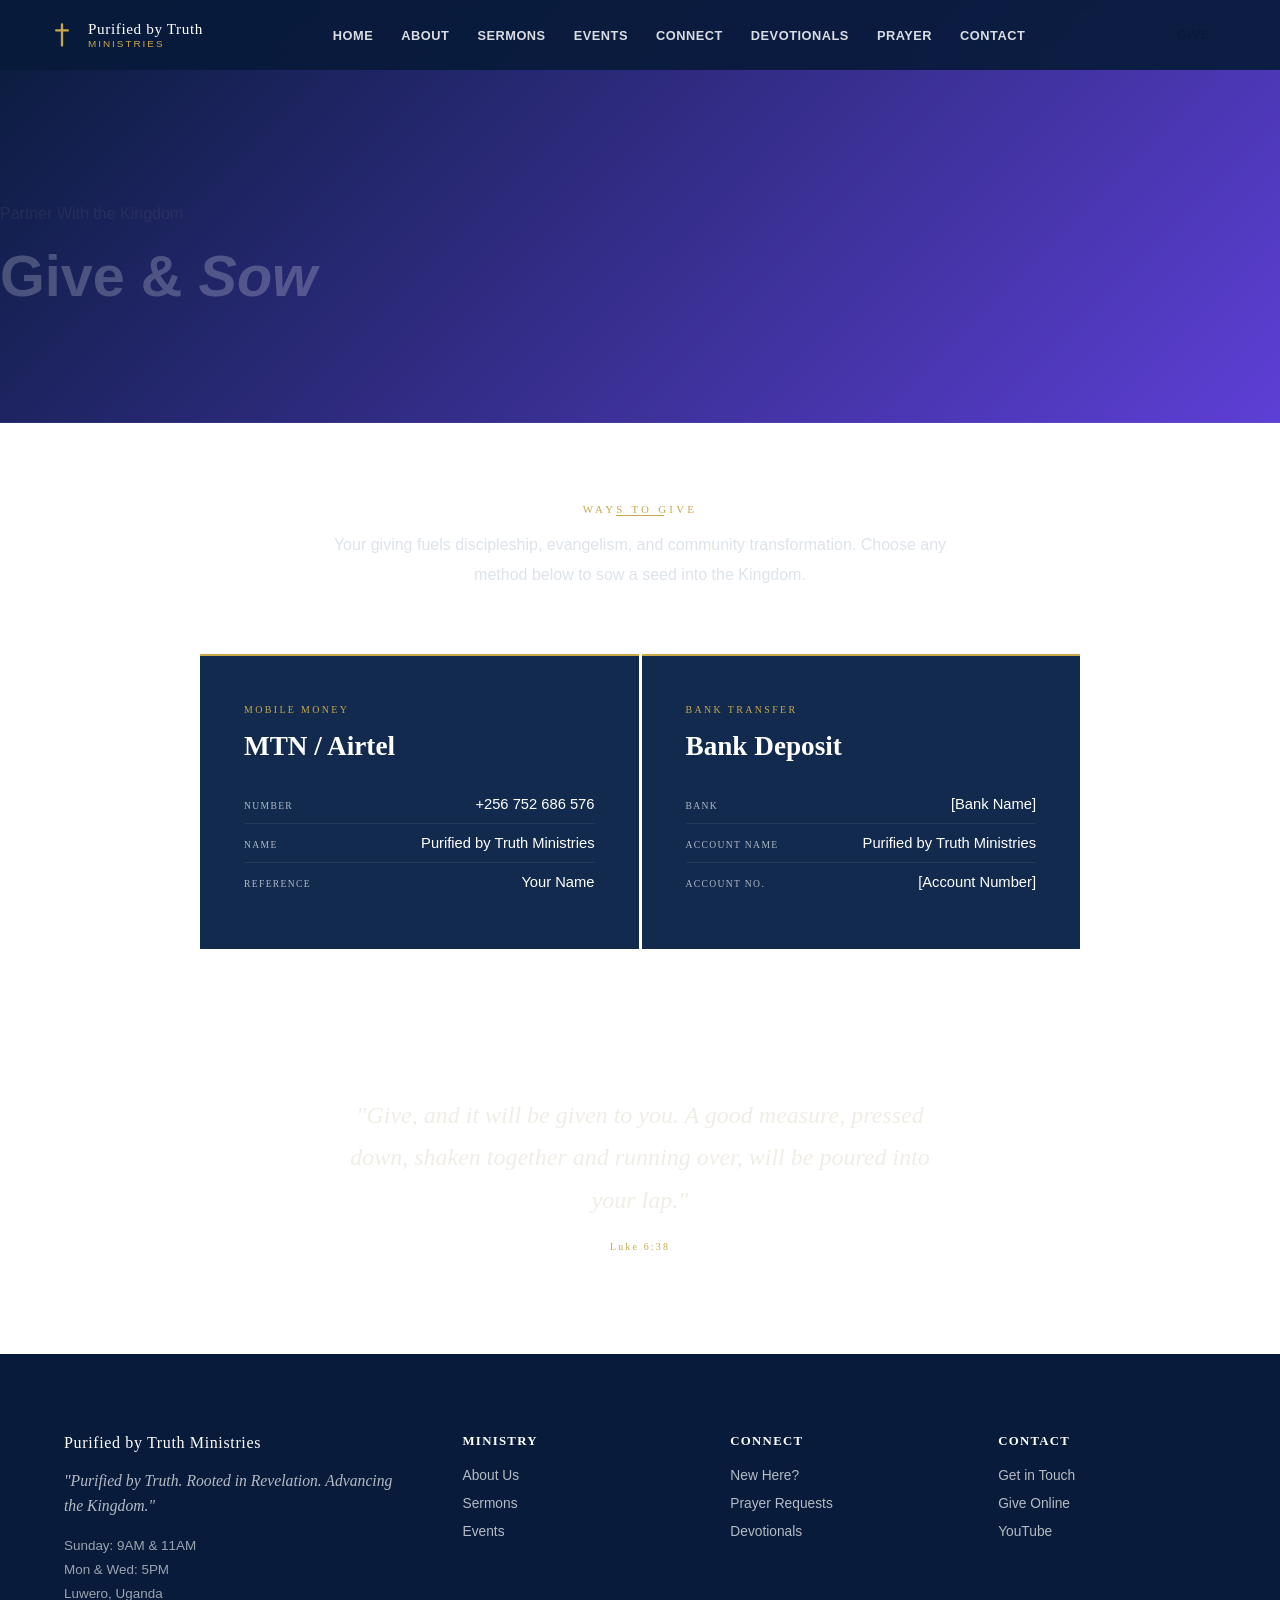
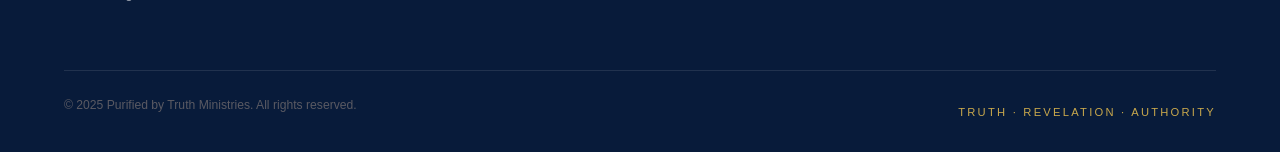
<file: give.html>
<!DOCTYPE html>
<html lang="en">
<head>
  <meta charset="UTF-8"/>
  <meta name="viewport" content="width=device-width, initial-scale=1.0"/>
  <title>Give — Purified by Truth Ministries</title>
  <link rel="stylesheet" href="css/main.css"/>
  <style>

    .give-body { padding: 80px 64px 100px; }

    .give-intro {
      max-width: 640px;
      margin: 0 auto 64px;
      text-align: center;
    }

    .give-intro p {
      font-size: 1rem;
      color: #DDE3EA;
      line-height: 1.9;
      margin-top: 14px;
    }

    /* METHODS */
    .methods-grid {
      display: grid;
      grid-template-columns: repeat(2, 1fr);
      gap: 3px;
      max-width: 880px;
      margin: 0 auto;
    }

    .method-card {
      background: var(--sapph);
      padding: 48px 44px;
      border-top: 2px solid var(--gold);
    }

    .method-label {
      font-family: 'Cinzel', serif;
      font-size: 0.62rem;
      letter-spacing: 0.24em;
      color: var(--gold);
      text-transform: uppercase;
      margin-bottom: 16px;
    }

    .method-title {
      font-family: 'Cormorant Garamond', serif;
      font-size: 1.7rem;
      font-weight: 700;
      color: #FFFFFF;
      line-height: 1.15;
      margin-bottom: 22px;
    }

    .method-row {
      display: flex;
      justify-content: space-between;
      align-items: baseline;
      padding: 11px 0;
      border-bottom: 1px solid rgba(255,255,255,0.07);
    }

    .method-row:last-child { border-bottom: none; }

    .mr-label {
      font-family: 'Cinzel', serif;
      font-size: 0.6rem;
      letter-spacing: 0.14em;
      color: #B0BAC6;
      text-transform: uppercase;
    }

    .mr-value {
      font-size: 0.92rem;
      color: #FFFFFF;
      font-weight: 500;
      text-align: right;
    }

    /* SCRIPTURE */
    .give-scripture {
      max-width: 680px;
      margin: 64px auto 0;
      text-align: center;
      border-top: 1px solid rgba(255,255,255,0.07);
      padding-top: 56px;
    }

    .give-scripture blockquote {
      font-family: 'Cormorant Garamond', serif;
      font-size: clamp(1.1rem, 2.4vw, 1.5rem);
      font-style: italic;
      color: var(--parch);
      line-height: 1.78;
      margin-bottom: 14px;
    }

    .give-scripture cite {
      font-family: 'Cinzel', serif;
      font-size: 0.62rem;
      letter-spacing: 0.22em;
      color: var(--gold);
      font-style: normal;
    }

    @media (max-width: 768px) {
      .give-body { padding: 56px 24px 72px; }
      .methods-grid { grid-template-columns: 1fr; }
      .method-card { padding: 36px 28px; }
    }
  </style>
</head>
<body>

<nav>
  <a href="index.html" class="nav-brand">
    <span class="nav-brand-icon">
      <svg viewBox="0 0 24 24" fill="none" stroke="#C9A84C" stroke-width="2" stroke-linecap="round">
        <path d="M12 3v18M7 8h10"/>
      </svg>
    </span>
    <span class="nav-brand-text">
      <span class="nav-brand-name">Purified by Truth</span>
      <span class="nav-brand-sub">Ministries</span>
    </span>
  </a>
  <ul class="nav-links">
    <li><a href="index.html">Home</a></li>
    <li><a href="about.html">About</a></li>
    <li><a href="sermons.html">Sermons</a></li>
    <li><a href="events.html">Events</a></li>
    <li><a href="connect.html">Connect</a></li>
    <li><a href="blog.html">Devotionals</a></li>
    <li><a href="prayer.html">Prayer</a></li>
    <li><a href="contact.html">Contact</a></li>
  </ul>
  <a href="give.html" class="nav-give" style="background:var(--gold2)">Give</a>
  <button class="hamburger" id="hamburger"><span></span><span></span><span></span></button>
</nav>

<div class="mobile-menu" id="mobileMenu">
  <button class="mobile-close" id="mobileClose">&times;</button>
  <a href="index.html">Home</a>
  <a href="about.html">About</a>
  <a href="sermons.html">Sermons</a>
  <a href="events.html">Events</a>
  <a href="connect.html">Connect</a>
  <a href="blog.html">Devotionals</a>
  <a href="prayer.html">Prayer</a>
  <a href="give.html">Give</a>
  <a href="contact.html">Contact</a>
</div>

<div class="page-hero">
  <div class="page-hero-bg" style="background-image:url('https://images.unsplash.com/photo-1469571486292-0ba58a3f068b?w=1600&q=80')"></div>
  <div class="page-hero-gradient"></div>
  <div class="page-hero-content">
    <p class="page-eyebrow">Partner With the Kingdom</p>
    <h1 class="page-title">Give &amp; <em>Sow</em></h1>
  </div>
</div>

<div class="give-body">

  <div class="give-intro" data-reveal>
    <div class="label" style="justify-content:center">Ways to Give</div>
    <div class="gold-line" style="margin:0 auto"></div>
    <p>Your giving fuels discipleship, evangelism, and community transformation. Choose any method below to sow a seed into the Kingdom.</p>
  </div>

  <div class="methods-grid">

    <div class="method-card" data-reveal>
      <div class="method-label">Mobile Money</div>
      <h3 class="method-title">MTN / Airtel</h3>
      <div class="method-row">
        <span class="mr-label">Number</span>
        <span class="mr-value">+256 752 686 576</span>
      </div>
      <div class="method-row">
        <span class="mr-label">Name</span>
        <span class="mr-value">Purified by Truth Ministries</span>
      </div>
      <div class="method-row">
        <span class="mr-label">Reference</span>
        <span class="mr-value">Your Name</span>
      </div>
    </div>

    <div class="method-card" data-reveal>
      <div class="method-label">Bank Transfer</div>
      <h3 class="method-title">Bank Deposit</h3>
      <div class="method-row">
        <span class="mr-label">Bank</span>
        <span class="mr-value">[Bank Name]</span>
      </div>
      <div class="method-row">
        <span class="mr-label">Account Name</span>
        <span class="mr-value">Purified by Truth Ministries</span>
      </div>
      <div class="method-row">
        <span class="mr-label">Account No.</span>
        <span class="mr-value">[Account Number]</span>
      </div>
    </div>

  </div>

  <div class="give-scripture" data-reveal>
    <blockquote>"Give, and it will be given to you. A good measure, pressed down, shaken together and running over, will be poured into your lap."</blockquote>
    <cite>Luke 6:38</cite>
  </div>

</div>

<footer>
  <div class="footer-inner">
    <div>
      <div class="footer-brand-name">Purified by Truth Ministries</div>
      <p class="footer-motto">"Purified by Truth. Rooted in Revelation. Advancing the Kingdom."</p>
      <p class="footer-contact-info">Sunday: 9AM & 11AM<br>Mon & Wed: 5PM<br>Luwero, Uganda</p>
    </div>
    <div class="footer-col"><h4>Ministry</h4><ul><li><a href="about.html">About Us</a></li><li><a href="sermons.html">Sermons</a></li><li><a href="events.html">Events</a></li></ul></div>
    <div class="footer-col"><h4>Connect</h4><ul><li><a href="connect.html">New Here?</a></li><li><a href="prayer.html">Prayer Requests</a></li><li><a href="blog.html">Devotionals</a></li></ul></div>
    <div class="footer-col"><h4>Contact</h4><ul><li><a href="contact.html">Get in Touch</a></li><li><a href="give.html">Give Online</a></li><li><a href="#">YouTube</a></li></ul></div>
  </div>
  <div class="footer-bottom">
    <p>&copy; 2025 Purified by Truth Ministries. All rights reserved.</p>
    <span class="footer-tagline-bottom">Truth · Revelation · Authority</span>
  </div>
</footer>

<script src="js/main.js"></script>
</body>
</html>
</file>
<file: css/main.css>
/* ============================================================
   PURIFIED BY TRUTH MINISTRIES — MAIN STYLESHEET (merged, final)
   ============================================================ */

:root{
  --navy: #081B3A;
  --navy-soft: #102b57;
  --navy2: #1A2F4F;
  --purple: #5E3FD6;
  --purple-soft: #7a5ce8;
  --purple-deep: #2B1240;
  --gold: #C9A84C;
  --gold-soft: #e8cd6e;
  --white: #FFFFFF;
  --bg-light: #F8F8FA;
  --text: #222222;
  --text-soft: #5a5a63;
  --line: rgba(8,27,58,0.10);

  --sapph: #122A4D;
  --parch: #F0EDE6;
  --muted: rgba(240,237,230,0.55);

  --grad-main: linear-gradient(135deg, var(--navy) 0%, var(--purple) 100%);
  --grad-soft: linear-gradient(180deg, rgba(8,27,58,0.92) 0%, rgba(94,63,214,0.85) 100%);

  --font-head: "Poppins", sans-serif;
  --font-body: "Poppins", sans-serif;
  --font-scripture: "Playfair Display", serif;

  --container: 1180px;
  --radius: 14px;
  --shadow-soft: 0 18px 40px rgba(8,27,58,0.12);
  --shadow-deep: 0 30px 60px rgba(8,27,58,0.28);
}

*,*::before,*::after{ box-sizing:border-box; }
html{ scroll-behavior:smooth; }
body{
  margin:0;
  font-family:var(--font-body);
  color:var(--text);
  background:var(--white);
  -webkit-font-smoothing:antialiased;
  overflow-x:hidden;
}
img{ max-width:100%; display:block; }
a{ color:inherit; text-decoration:none; }
ul{ list-style:none; margin:0; padding:0; }
button{ font-family:inherit; cursor:pointer; border:none; background:none; }
input,textarea,select{ font-family:inherit; }

h1,h2,h3,h4{
  font-family:var(--font-head);
  font-weight:800;
  line-height:1.12;
  margin:0 0 .5em;
  color:var(--navy);
}
p{ line-height:1.75; color:var(--text-soft); margin:0 0 1em; }

.container{ max-width:var(--container); margin:0 auto; padding:0 28px; }

.eyebrow{
  display:inline-flex; align-items:center; gap:10px;
  font-size:.78rem; font-weight:700; letter-spacing:.22em;
  text-transform:uppercase; color:var(--gold);
  margin-bottom:14px;
}
.eyebrow::before{ content:""; width:28px; height:2px; background:var(--gold); display:inline-block; }

.section{ padding:110px 0; position:relative; }
.section--tight{ padding:70px 0; }
.section--light{ background:var(--bg-light); }
.section--navy{ background:var(--grad-main); color:var(--white); }
.section--navy h2, .section--navy h3, .section--navy p{ color:var(--white); }
.section--navy .eyebrow{ color:var(--gold); }

.section-head{ max-width:680px; margin:0 0 56px; }
.section-head.center{ margin-left:auto; margin-right:auto; text-align:center; }
.section-head h2{ font-size:clamp(2rem, 3.2vw, 2.85rem); }

/* ============================================================
   REVEAL-ON-SCROLL (data-reveal)
   ============================================================ */
[data-reveal]{
  opacity: 1;
  transform: none;
}
html.js-anim [data-reveal]{
  opacity: 0;
  transform: translateY(24px);
  transition: opacity .7s ease, transform .7s ease;
}
html.js-anim [data-reveal="scale"]{
  transform: scale(.96);
}
html.js-anim [data-reveal].is-visible{
  opacity: 1;
  transform: none;
}

/* Photo gallery */
.gallery-grid{
  display:grid; grid-template-columns:repeat(4,1fr); grid-auto-rows:160px; gap:16px;
}
.gallery-item{ display:block; border-radius:12px; overflow:hidden; position:relative; box-shadow:var(--shadow-soft); }
.gallery-item img{ width:100%; height:100%; object-fit:cover; transition:transform .5s ease; }
.gallery-item:hover img{ transform:scale(1.1); }
.gallery-item::after{ content:""; position:absolute; inset:0; background:linear-gradient(180deg, transparent 60%, rgba(8,27,58,.55) 100%); opacity:0; transition:opacity .4s ease; }
.gallery-item:hover::after{ opacity:1; }
.gallery-item--tall{ grid-row:span 2; }

/* Stat band with image backdrop */
.stat-band{
  position:relative; overflow:hidden; border-radius:24px; padding:70px 50px;
}
.stat-band::before{ content:""; position:absolute; inset:0; background-image:var(--bg); background-size:cover; background-position:center; opacity:.22; }
.stat-band::after{ content:""; position:absolute; inset:0; background:var(--grad-main); opacity:.94; }
.stat-band .container-inner{ position:relative; z-index:1; }

/* Founder/feature split with badge */
.image-badge{
  position:absolute; bottom:-22px; left:-22px; background:var(--white); border-radius:14px;
  padding:18px 24px; box-shadow:var(--shadow-deep); border:1px solid var(--line);
}
.image-badge b{ display:block; font-family:var(--font-head); font-size:1.5rem; color:var(--purple); }
.image-badge span{ font-size:.72rem; letter-spacing:.08em; text-transform:uppercase; color:var(--text-soft); }
.image-frame{ position:relative; }

/* ============================================================
   SERMON FEATURE
   ============================================================ */
.sermon-feature{
  background:var(--purple-deep); color:var(--white); padding:170px 0 100px;
}
.sermon-feature .grid-2{ align-items:center; gap:60px; }
.sermon-feature .eyebrow{ color:var(--gold); }
.sermon-feature h2{
  color:var(--white); font-family:var(--font-scripture); font-style:italic; font-weight:700;
  font-size:clamp(2.1rem,4vw,3rem); margin-bottom:22px; line-height:1.2;
}
.sermon-feature h2 .accent{ color:var(--gold); }
.sermon-feature p{ color:rgba(255,255,255,.78); font-size:1.02rem; max-width:480px; }
.sermon-feature__media{
  position:relative; border-radius:14px; overflow:hidden; aspect-ratio:16/11;
  box-shadow:var(--shadow-deep);
}
.sermon-feature__media img{ width:100%; height:100%; object-fit:cover; }
.sermon-feature__play{
  position:absolute; inset:0; margin:auto; width:80px; height:80px; border-radius:50%;
  border:1.5px solid var(--gold); background:rgba(43,18,64,.55); backdrop-filter:blur(2px);
  display:flex; align-items:center; justify-content:center; transition:transform .3s ease;
}
.sermon-feature__media:hover .sermon-feature__play{ transform:scale(1.08); }
.sermon-feature__play::before{
  content:""; border-style:solid; border-width:11px 0 11px 18px;
  border-color:transparent transparent transparent var(--gold); margin-left:5px;
}
.sermon-feature__badge{
  position:absolute; left:24px; bottom:24px; background:rgba(43,18,64,.82);
  border:1px solid rgba(212,175,55,.4); color:var(--gold-soft); padding:8px 16px;
  border-radius:6px; font-size:.7rem; letter-spacing:.18em; text-transform:uppercase;
}

/* ---------- Buttons ---------- */
.btn{
  display:inline-flex; align-items:center; justify-content:center; gap:10px;
  padding:16px 34px; font-size:.86rem; font-weight:700;
  letter-spacing:.06em; text-transform:uppercase;
  border-radius:4px; transition:all .35s ease; position:relative; overflow:hidden;
  white-space:nowrap;
}
.btn::after{
  content:""; position:absolute; inset:0; background:rgba(255,255,255,.25);
  transform:translateX(-110%); transition:transform .5s ease;
}
.btn:hover::after{ transform:translateX(0); }
.btn-gold{ background:var(--gold); color:var(--navy); }
.btn-gold:hover{ background:var(--gold-soft); transform:translateY(-2px); }
.btn-outline{ background:transparent; color:var(--white); border:1.5px solid rgba(255,255,255,.7); }
.btn-outline:hover{ background:rgba(255,255,255,.12); transform:translateY(-2px); }
.btn-ghost{ background:transparent; color:var(--white); border:1.5px solid rgba(255,255,255,.6); }
.btn-ghost:hover{ background:rgba(255,255,255,.12); transform:translateY(-2px); }
.btn-purple{ background:var(--purple); color:var(--white); }
.btn-purple:hover{ background:var(--purple-soft); transform:translateY(-2px); }
.btn-navy-outline{ background:transparent; color:var(--navy); border:1.5px solid var(--navy); }
.btn-navy-outline:hover{ background:var(--navy); color:var(--white); transform:translateY(-2px); }
.btn-navy{ background:var(--navy); color:var(--white); }
.btn-navy:hover{ background:var(--navy2); transform:translateY(-2px); }
.btn-block{ width:100%; }
.btn-sm{ padding:11px 22px; font-size:.74rem; }

/* ============================================================
   NAVIGATION — shared/inner-page header (.site-header, used by
   about.html, sermons.html, events.html, etc.)
   ============================================================ */
.site-header{
  position:fixed; top:0; left:0; right:0; z-index:1000;
  padding:22px 0; transition:all .4s ease;
  background:rgba(8,27,58,0.96);
  backdrop-filter:blur(10px);
}
.site-header.is-solid{
  padding:14px 0; background:rgba(8,27,58,0.96);
  box-shadow:0 10px 30px rgba(0,0,0,.25);
  backdrop-filter:blur(10px);
}
.nav-row{ display:flex; align-items:center; justify-content:space-between; gap:24px; }
.brand{ display:flex; align-items:center; gap:12px; color:var(--white); }
.brand__mark{
  width:42px; height:42px; border:1.5px solid var(--gold); border-radius:50%;
  display:flex; align-items:center; justify-content:center; position:relative; flex:none;
}
.brand__mark::before, .brand__mark::after{ content:""; position:absolute; background:var(--gold); }
.brand__mark::before{ width:1.5px; height:20px; }
.brand__mark::after{ width:14px; height:1.5px; top:13px; }
.brand__text{ line-height:1.15; }
.brand__text strong{ display:block; font-family:var(--font-head); font-weight:800; font-size:.95rem; letter-spacing:.04em; color: var(--white); }
.brand__text span{ display:block; font-size:.62rem; letter-spacing:.18em; color:var(--gold); text-transform:uppercase; }

.site-header .nav-links{ display:flex; align-items:center; gap:30px; flex-wrap: wrap; }
.site-header .nav-links a{
  color:rgba(255,255,255,.88); font-size:.82rem; font-weight:600;
  letter-spacing:.04em; text-transform:uppercase; position:relative; padding:6px 0;
}
.site-header .nav-links a::after{
  content:""; position:absolute; left:0; bottom:0; width:0; height:2px;
  background:var(--gold); transition:width .3s ease;
}
.site-header .nav-links a:hover::after, .site-header .nav-links a.active::after{ width:100%; }
.site-header .nav-links a.active{ color:var(--gold); }
.nav-cta{ display:flex; align-items:center; gap:16px; }
.nav-toggle{
  display:none; flex-direction:column; gap:5px; width:30px; z-index:1100;
}
.nav-toggle span{ height:2px; background:var(--white); width:100%; transition:all .3s ease; }
.nav-links.is-open{
  display:flex !important;
  position:fixed; inset:0; z-index:1200;
  background:var(--navy);
  flex-direction:column; align-items:center; justify-content:center; gap:28px;
}
.nav-links.is-open a{ font-size:1rem; }

/* ============================================================
   HERO (homepage, slideshow version — .hero)
   ============================================================ */
.hero{
  position:relative; height:100vh; min-height:640px;
  display:flex; align-items:flex-end; overflow:hidden; color:var(--white);
}
.hero-slides{ position:absolute; inset:0; }
.hero-slide{
  position:absolute; inset:0; background-size:cover; background-position:center;
  opacity:0; transition:opacity 1.8s ease; transform:scale(1.08);
  animation:kenburns 14s ease forwards;
}
.hero-slide.is-active{ opacity:1; }
@keyframes kenburns{ from{ transform:scale(1.08); } to{ transform:scale(1); } }
.hero::before{
  content:""; position:absolute; inset:0; z-index:1;
  background:linear-gradient(180deg, rgba(8,27,58,.55) 0%, rgba(8,27,58,.55) 40%, rgba(8,27,58,.92) 100%);
}
.hero-inner{
  position:relative; z-index:2; width:100%; padding-bottom:90px;
}
.hero-grid{ display:flex; align-items:flex-end; justify-content:space-between; gap:50px; flex-wrap:wrap; }
.hero-copy{ max-width:680px; }
.hero-copy h1{
  color:var(--white); font-size:clamp(2.6rem, 6vw, 4.6rem); letter-spacing:-.01em;
  margin-bottom:22px;
}
.hero-copy h1 span{ display:block; }
.hero-copy p{ color:rgba(255,255,255,.85); font-size:1.08rem; max-width:540px; margin-bottom:34px; }
.hero-actions{ display:flex; gap:18px; flex-wrap:wrap; }

.hero-card{
  background:rgba(255,255,255,.08); border:1px solid rgba(255,255,255,.22);
  backdrop-filter:blur(16px); border-radius:var(--radius);
  padding:32px; min-width:300px; box-shadow:var(--shadow-deep);
}
.hero-card .eyebrow{ margin-bottom:10px; }
.hero-card h3{ color:var(--white); font-size:1.3rem; margin-bottom:18px; }
.hero-card ul{ display:flex; flex-direction:column; gap:12px; margin-bottom:22px; }
.hero-card li{ display:flex; gap:12px; color:rgba(255,255,255,.85); font-size:.92rem; align-items:flex-start; }
.hero-card li b{ color:var(--gold); font-weight:700; min-width:18px; }

.hero-dots{
  position:absolute; right:34px; bottom:34px; z-index:3;
  display:flex; flex-direction:column; gap:10px;
}
.hero-dots button{
  width:9px; height:9px; border-radius:50%; background:rgba(255,255,255,.35); transition:all .3s ease;
}
.hero-dots button.is-active{ background:var(--gold); transform:scale(1.3); }

.scroll-cue{
  position:absolute; left:34px; bottom:40px; z-index:3; color:rgba(255,255,255,.75);
  font-size:.7rem; letter-spacing:.2em; text-transform:uppercase;
  display:flex; align-items:center; gap:10px;
}
.scroll-cue::after{ content:""; width:1px; height:34px; background:rgba(255,255,255,.5); animation:scrollcue 2s infinite; }
@keyframes scrollcue{ 0%{ transform:scaleY(0); transform-origin:top;} 50%{transform:scaleY(1); transform-origin:top;} 51%{transform-origin:bottom;} 100%{transform:scaleY(0); transform-origin:bottom;} }

/* ============================================================
   PAGE HERO (inner pages, e.g. About)
   ============================================================ */
.page-hero{
  position:relative; padding:200px 0 100px; color:var(--white);
  background:var(--grad-main); background-size:cover; background-position:center;
  overflow:hidden;
}
.page-hero::before{
  content:""; position:absolute; inset:0; background:var(--grad-main); opacity:.78;
}
.page-hero .container{ position:relative; z-index:1; }
.page-hero h1{ color:var(--white); font-size:clamp(2.4rem,5vw,3.6rem); margin-bottom:14px; }
.breadcrumb{ font-size:.78rem; letter-spacing:.1em; text-transform:uppercase; color:rgba(255,255,255,.7); }
.breadcrumb a{ color:var(--gold); }
.breadcrumb span{ margin:0 8px; }

/* ============================================================
   CARDS / GRIDS
   ============================================================ */
.grid{ display:grid; gap:30px; }
.grid-2{ grid-template-columns:repeat(2,1fr); }
.grid-3{ grid-template-columns:repeat(3,1fr); }
.grid-4{ grid-template-columns:repeat(4,1fr); }

.card{
  background:var(--white); border-radius:var(--radius); overflow:hidden;
  box-shadow:var(--shadow-soft); transition:transform .4s ease, box-shadow .4s ease;
  border:1px solid var(--line);
}
.card:hover{ transform:translateY(-8px); box-shadow:var(--shadow-deep); }
.card-media{ position:relative; aspect-ratio:4/3; overflow:hidden; }
.card-media img{ width:100%; height:100%; object-fit:cover; transition:transform .6s ease; }
.card:hover .card-media img{ transform:scale(1.08); }
.card-body{ padding:26px; }
.card-body h3{ font-size:1.15rem; margin-bottom:10px; }
.card-tag{
  display:inline-block; font-size:.68rem; letter-spacing:.12em; text-transform:uppercase;
  color:var(--purple); font-weight:700; margin-bottom:10px;
}

/* Date badge for events */
.date-badge{
  position:absolute; top:16px; left:16px; background:var(--gold); color:var(--navy);
  border-radius:6px; padding:8px 14px; text-align:center; line-height:1.1; z-index:2;
  box-shadow:0 8px 18px rgba(0,0,0,.25);
}
.date-badge .mon{ display:block; font-size:.62rem; letter-spacing:.1em; font-weight:700; }
.date-badge .day{ display:block; font-size:1.3rem; font-weight:800; }

.meta-row{ display:flex; flex-direction:column; gap:6px; margin:14px 0 18px; font-size:.84rem; color:var(--text-soft); }
.meta-row b{ color:var(--navy); }

/* Pillars / values */
.pillar{
  text-align:center; padding:40px 28px; background:var(--white); border-radius:var(--radius);
  border:1px solid var(--line); box-shadow:var(--shadow-soft); transition:transform .4s ease;
}
.pillar:hover{ transform:translateY(-6px); }
.pillar__mark{
  width:56px; height:56px; margin:0 auto 22px; position:relative; border-radius:50%;
  background:var(--purple);
}
.pillar__mark::before, .pillar__mark::after{ content:""; position:absolute; background:var(--white); top:50%; left:50%; }
.pillar__mark::before{ width:2px; height:22px; transform:translate(-50%,-50%); }
.pillar__mark::after{ width:16px; height:2px; transform:translate(-50%,-50%); }
.pillar h3{ font-size:1.05rem; margin-bottom:10px; }
.pillar p{ font-size:.92rem; }

/* Scripture block */
.scripture{
  font-family:var(--font-scripture); font-style:italic;
  font-size:clamp(1.2rem,2.2vw,1.6rem); color:var(--navy); line-height:1.6;
  border-left:3px solid var(--gold); padding-left:26px;
}
.scripture cite{ display:block; margin-top:14px; font-style:normal; font-size:.78rem; letter-spacing:.12em; text-transform:uppercase; color:var(--purple); }

/* Stats */
.stat{ text-align:center; }
.stat__num{ font-family:var(--font-head); font-weight:800; font-size:2.6rem; color:var(--gold); }
.stat__label{ font-size:.78rem; letter-spacing:.1em; text-transform:uppercase; color:rgba(255,255,255,.75); }

/* Testimonials */
.testimonial{ background:var(--white); border-radius:var(--radius); padding:36px; box-shadow:var(--shadow-soft); border:1px solid var(--line); }
.testimonial p{ font-style:italic; color:var(--text); font-size:1.02rem; }
.testimonial__who{ display:flex; align-items:center; gap:14px; margin-top:18px; }
.testimonial__avatar{ width:46px; height:46px; border-radius:50%; background:var(--grad-main); flex:none; }
.testimonial__who b{ display:block; font-size:.9rem; color:var(--navy); }
.testimonial__who span{ font-size:.76rem; color:var(--text-soft); }

/* Forms */
.form-grid{ display:grid; gap:20px; }
.field label{ display:block; font-size:.78rem; font-weight:700; letter-spacing:.06em; text-transform:uppercase; color:var(--navy); margin-bottom:8px; }
.field input, .field textarea, .field select{
  width:100%; padding:14px 16px; border:1.5px solid var(--line); border-radius:8px;
  background:var(--bg-light); font-size:.92rem; color:var(--text); transition:border .3s ease;
}
.field input:focus, .field textarea:focus, .field select:focus{ outline:none; border-color:var(--purple); background:var(--white); }
.field textarea{ resize:vertical; min-height:130px; }

/* Newsletter */
.newsletter-box{
  background:var(--grad-main); border-radius:24px; padding:60px; color:var(--white);
  display:flex; align-items:center; justify-content:space-between; gap:40px; flex-wrap:wrap;
  position:relative; overflow:hidden;
}
.newsletter-box h2, .newsletter-box p{ color:var(--white); }
.newsletter-form{ display:flex; gap:12px; min-width:340px; flex:1; }
.newsletter-form input{
  flex:1; padding:16px 18px; border-radius:6px; border:1px solid rgba(255,255,255,.3);
  background:rgba(255,255,255,.1); color:var(--white);
}
.newsletter-form input::placeholder{ color:rgba(255,255,255,.6); }

/* ============================================================
   FOOTER — shared/inner-page footer (.site-footer, used by
   about.html, sermons.html, events.html, etc.)
   ============================================================ */
.site-footer{ background:var(--navy); color:rgba(255,255,255,.75); padding:80px 0 0; }
.footer-grid{ display:grid; grid-template-columns:1.6fr 1fr 1fr 1.2fr; gap:50px; padding-bottom:60px; border-bottom:1px solid rgba(255,255,255,.1); }
.footer-grid h4{ color:var(--white); font-size:.85rem; letter-spacing:.1em; text-transform:uppercase; margin-bottom:20px; }
.footer-grid ul{ display:flex; flex-direction:column; gap:12px; }
.footer-grid a{ font-size:.88rem; color:rgba(255,255,255,.7); transition:color .3s; }
.footer-grid a:hover{ color:var(--gold); }
.footer-about p{ font-size:.88rem; max-width:320px; }
.footer-bottom{ padding:26px 0; display:flex; justify-content:space-between; align-items:center; font-size:.78rem; flex-wrap:wrap; gap:10px; }
.footer-social{ display:flex; gap:14px; }
.footer-social a{ width:36px; height:36px; border:1px solid rgba(255,255,255,.25); border-radius:50%; display:flex; align-items:center; justify-content:center; font-size:.7rem; transition:all .3s; }
.footer-social a:hover{ background:var(--gold); color:var(--navy); border-color:var(--gold); }

/* ============================================================
   POPUP (latest sermon)
   ============================================================ */
.sermon-popup{
  position:fixed; inset:0; background:rgba(8,27,58,.78); backdrop-filter:blur(6px);
  display:flex; align-items:center; justify-content:center; z-index:2000;
  opacity:0; pointer-events:none; transition:opacity .4s ease;
}
.sermon-popup.is-open{ opacity:1; pointer-events:auto; }
.sermon-popup__box{
  background:var(--white); border-radius:18px; overflow:hidden; max-width:520px; width:92%;
  box-shadow:var(--shadow-deep); transform:translateY(20px); transition:transform .4s ease;
}
.sermon-popup.is-open .sermon-popup__box{ transform:translateY(0); }
.sermon-popup__media{ position:relative; aspect-ratio:16/9; background:var(--grad-main); }
.sermon-popup__play{
  position:absolute; inset:0; margin:auto; width:64px; height:64px; border-radius:50%;
  background:rgba(255,255,255,.92); display:flex; align-items:center; justify-content:center;
}
.sermon-popup__play::before{ content:""; border-style:solid; border-width:10px 0 10px 16px; border-color:transparent transparent transparent var(--purple); margin-left:4px; }
.sermon-popup__body{ padding:26px 28px 28px; }
.sermon-popup__close{
  position:absolute; top:14px; right:14px; width:34px; height:34px; border-radius:50%;
  background:rgba(255,255,255,.9); color:var(--navy); font-size:1rem; z-index:3;
}

/* ----------------------------------------------------------
   FIX: index.html reuses the class name ".sermon-popup" for its
   own inner popup CARD (nested inside #sermonPopup.sermon-popup-overlay),
   which collides with the fixed-overlay ".sermon-popup" component
   above. That collision was previously only partly fixed, leaving the
   card full-width/full-bleed instead of a small centered modal.
   This block uses the unique #sermonPopup ID (very high specificity)
   plus !important to force correct overlay + card sizing no matter
   what else loads, without touching index.html.
   ---------------------------------------------------------- */
#sermonPopup.sermon-popup-overlay{
  position: fixed !important;
  inset: 0 !important;
  display: none;
  align-items: center !important;
  justify-content: center !important;
  z-index: 2000 !important;
  background: rgba(7,15,24,0.88) !important;
  padding: 24px !important;
}
#sermonPopup.sermon-popup-overlay.show{
  display: flex !important;
}
#sermonPopup .sermon-popup{
  position: relative !important;
  inset: auto !important;
  max-width: 720px !important;
  width: 100% !important;
  max-height: 90vh !important;
  overflow: auto !important;
  display: grid !important;
  grid-template-columns: 1fr 1.1fr !important;
  background: var(--sapph, var(--navy)) !important;
  border: 1px solid rgba(201,168,76,0.25) !important;
  opacity: 1 !important;
  pointer-events: auto !important;
  z-index: auto !important;
  backdrop-filter: none !important;
  box-shadow: var(--shadow-deep);
}
#sermonPopup .sp-photo{
  position: relative !important;
  min-height: 280px !important;
  overflow: hidden !important;
}
#sermonPopup .sp-close{
  position: absolute !important;
  top: 14px !important;
  right: 16px !important;
  z-index: 10 !important;
  width: 32px !important;
  height: 32px !important;
}
@media (max-width: 640px){
  #sermonPopup .sermon-popup{ grid-template-columns: 1fr !important; }
  #sermonPopup .sp-photo{ min-height: 200px !important; }
}

/* FAQ */
.faq-item{ border-bottom:1px solid var(--line); padding:22px 0; }
.faq-q{ display:flex; justify-content:space-between; align-items:center; cursor:pointer; gap:20px; }
.faq-q h4{ margin:0; font-size:1rem; }
.faq-q .plus{ width:20px; height:20px; position:relative; flex:none; }
.faq-q .plus::before, .faq-q .plus::after{ content:""; position:absolute; background:var(--purple); top:50%; left:50%; transform:translate(-50%,-50%); transition:transform .3s ease; }
.faq-q .plus::before{ width:14px; height:2px; }
.faq-q .plus::after{ width:2px; height:14px; }
.faq-item.is-open .plus::after{ transform:translate(-50%,-50%) rotate(90deg); opacity:0; }
.faq-a{ max-height:0; overflow:hidden; transition:max-height .4s ease; }
.faq-item.is-open .faq-a{ max-height:300px; }
.faq-a p{ padding-top:14px; }

/* Timeline (About page) */
.timeline{ position:relative; padding-left:40px; }
.timeline::before{ content:""; position:absolute; left:8px; top:0; bottom:0; width:2px; background:var(--line); }
.timeline-item{ position:relative; padding-bottom:48px; }
.timeline-item::before{ content:""; position:absolute; left:-40px; top:4px; width:18px; height:18px; border-radius:50%; background:var(--gold); border:4px solid var(--white); box-shadow:0 0 0 1px var(--line); }
.timeline-item h4{ font-size:1rem; margin-bottom:6px; }

/* Progress bar */
.progress-bar{ position:fixed; top:0; left:0; height:3px; background:var(--gold); z-index:1100; width:0%; transition:width .1s ease; }

/* Wave divider */
.wave{ display:block; width:100%; line-height:0; }
.wave svg{ width:100%; height:80px; display:block; }

/* Misc */
.text-center{ text-align:center; }
.muted{ color:var(--text-soft); }
.kicker-line{ width:60px; height:2px; background:var(--gold); margin:0 auto 18px; }

/* ============================================================
   INDEX.HOME-ONLY ELEMENTS
   Scoped to `body > nav` / `body > footer:not(.site-footer)` so
   they NEVER apply to inner pages that use .site-header /
   .site-footer (about.html, sermons.html, events.html, etc.)
   ============================================================ */

/* ---------- Standalone top-level nav (index.html only) ---------- */
body > nav{
  position: fixed;
  top: 0; left: 0; right: 0;
  z-index: 1000;
  display: flex;
  align-items: center;
  justify-content: space-between;
  gap: 24px;
  padding: 18px 48px;
  background: rgba(8,27,58,0.92);
  backdrop-filter: blur(10px);
}

.nav-brand{
  display: flex;
  align-items: center;
  gap: 12px;
  color: var(--white);
}

.nav-brand-icon{
  display: inline-flex;
  width: 28px;
  height: 28px;
  flex: none;
}
.nav-brand-icon svg{
  width: 100%;
  height: 100%;
  display: block;
}

.nav-brand-text{ line-height: 1.2; }
.nav-brand-name{
  display: block;
  font-family: 'Cinzel', serif;
  font-size: 0.95rem;
  letter-spacing: 0.04em;
  color: var(--white);
}
.nav-brand-sub{
  display: block;
  font-size: 0.62rem;
  letter-spacing: 0.2em;
  text-transform: uppercase;
  color: var(--gold);
}

body > nav .nav-links{
  display: flex;
  align-items: center;
  gap: 28px;
  flex-wrap: wrap;
}
body > nav .nav-links a{
  color: rgba(255,255,255,0.85);
  font-size: 0.8rem;
  font-weight: 600;
  letter-spacing: 0.04em;
  text-transform: uppercase;
  position: relative;
  padding: 4px 0;
}
body > nav .nav-links a::after{
  content: "";
  position: absolute;
  left: 0; bottom: 0;
  width: 0; height: 2px;
  background: var(--gold);
  transition: width 0.3s ease;
}
body > nav .nav-links a:hover::after,
body > nav .nav-links a.active::after{ width: 100%; }
body > nav .nav-links a.active{ color: var(--gold); }

.nav-give{
  padding: 10px 22px;
  background: var(--gold);
  color: var(--navy);
  font-size: 0.78rem;
  font-weight: 700;
  letter-spacing: 0.06em;
  text-transform: uppercase;
  border-radius: 4px;
  transition: background 0.3s ease, transform 0.3s ease;
  flex: none;
}
.nav-give:hover{
  background: var(--gold-soft);
  transform: translateY(-1px);
}

/* Hamburger (index.html's #hamburger) */
.hamburger{
  display: none;
  flex-direction: column;
  justify-content: center;
  gap: 5px;
  width: 30px;
  height: 24px;
  flex: none;
  z-index: 1100;
}
.hamburger span{
  display: block;
  height: 2px;
  width: 100%;
  background: var(--white);
  transition: transform 0.3s ease, opacity 0.3s ease;
}

/* Mobile menu panel (index.html's #mobileMenu) */
.mobile-menu{
  position: fixed;
  inset: 0;
  z-index: 1200;
  background: var(--navy);
  display: flex;
  flex-direction: column;
  align-items: center;
  justify-content: center;
  gap: 28px;
  transform: translateY(-100%);
  transition: transform 0.4s ease;
}
.mobile-menu.open{ transform: translateY(0); }
.mobile-menu a{
  color: var(--white);
  font-family: 'Cinzel', serif;
  font-size: 1rem;
  letter-spacing: 0.08em;
  text-transform: uppercase;
}
.mobile-menu a:hover{ color: var(--gold); }
.mobile-close{
  position: absolute;
  top: 22px; right: 28px;
  font-size: 2rem;
  color: var(--gold);
  background: none;
  border: none;
  cursor: pointer;
  line-height: 1;
}

@media (max-width: 1100px){
  body > nav .nav-links, body > nav .nav-give{ display: none; }
  .hamburger{ display: flex; }
}

/* ---------- Label / heading / gold-line (used inside index.html's
   inline-styled sections) ---------- */
.label{
  font-family: 'Cinzel', serif;
  font-size: 0.68rem;
  letter-spacing: 0.3em;
  text-transform: uppercase;
  color: var(--gold);
}
.label-dark{ color: #8B6914; }

.gold-line{
  width: 48px;
  height: 1px;
  background: var(--gold);
  margin: 14px 0 22px;
}

.heading{
  font-family: 'Cormorant Garamond', serif;
  font-weight: 700;
  font-size: clamp(2rem, 3.4vw, 2.9rem);
  color: var(--white);
  line-height: 1.2;
}
.heading-dark{ color: var(--navy); }

/* ---------- Standalone top-level footer (index.html only) ---------- */
body > footer:not(.site-footer){
  background: var(--navy);
  color: rgba(255,255,255,0.75);
  padding: 80px 64px 0;
}
.footer-inner{
  display: grid;
  grid-template-columns: 1.6fr 1fr 1fr 1fr;
  gap: 50px;
  padding-bottom: 50px;
  border-bottom: 1px solid rgba(255,255,255,0.1);
  max-width: 1280px;
  margin: 0 auto;
}
.footer-brand-name{
  font-family: 'Cinzel', serif;
  font-size: 1rem;
  letter-spacing: 0.04em;
  color: var(--white);
  margin-bottom: 16px;
}
.footer-motto{
  font-family: 'Cormorant Garamond', serif;
  font-style: italic;
  font-size: 0.98rem;
  color: rgba(255,255,255,0.7);
  line-height: 1.6;
  margin-bottom: 16px;
}
.footer-contact-info{
  font-size: 0.84rem;
  color: rgba(255,255,255,0.6);
  line-height: 1.8;
}
.footer-col h4{
  color: var(--white);
  font-family: 'Cinzel', serif;
  font-size: 0.8rem;
  letter-spacing: 0.1em;
  text-transform: uppercase;
  margin-bottom: 18px;
}
.footer-col ul{ display: flex; flex-direction: column; gap: 10px; }
.footer-col a{
  font-size: 0.86rem;
  color: rgba(255,255,255,0.7);
  transition: color 0.3s ease;
}
.footer-col a:hover{ color: var(--gold); }

body > footer:not(.site-footer) .footer-bottom{
  max-width: 1280px;
  margin: 0 auto;
  padding: 24px 0;
  display: flex;
  justify-content: space-between;
  align-items: center;
  flex-wrap: wrap;
  gap: 10px;
  font-size: 0.76rem;
  color: rgba(255,255,255,0.5);
}
.footer-tagline-bottom{
  letter-spacing: 0.2em;
  text-transform: uppercase;
  color: var(--gold);
  font-size: 0.7rem;
}

@media (max-width: 900px){
  body > nav{ padding: 14px 20px; }
  body > footer:not(.site-footer){ padding: 56px 24px 0; }
  .footer-inner{ grid-template-columns: 1fr 1fr; }
}
@media (max-width: 560px){
  .footer-inner{ grid-template-columns: 1fr; }
}

/* ----------------------------------------------------------
   FIX: index.html's "Our Vision / Our Mission" panel (.vm-text)
   uses light text colors (gold label, pale #E8EEF4 paragraphs)
   but had no background set, so it sat on the white page
   background and became unreadable. Give it the dark navy
   background the design intended.
   ---------------------------------------------------------- */
.vm-text{
  background: var(--navy);
}

/* ============================================================
   RESPONSIVE (shared)
   ============================================================ */
@media (max-width: 1100px){
  .site-header .nav-links, .nav-cta .btn-sm{ display:none; }
  .nav-toggle{ display:flex; }
  .grid-4{ grid-template-columns:repeat(2,1fr); }
  .grid-3{ grid-template-columns:repeat(2,1fr); }
  .footer-grid{ grid-template-columns:1fr 1fr; }
  .gallery-grid{ grid-template-columns:repeat(2,1fr); }
}
@media (max-width: 700px){
  .grid-2, .grid-3, .grid-4{ grid-template-columns:1fr; }
  .page-hero{ padding:160px 0 70px; }
  .section{ padding:70px 0; }
  .footer-grid{ grid-template-columns:1fr; }
}
</file>
